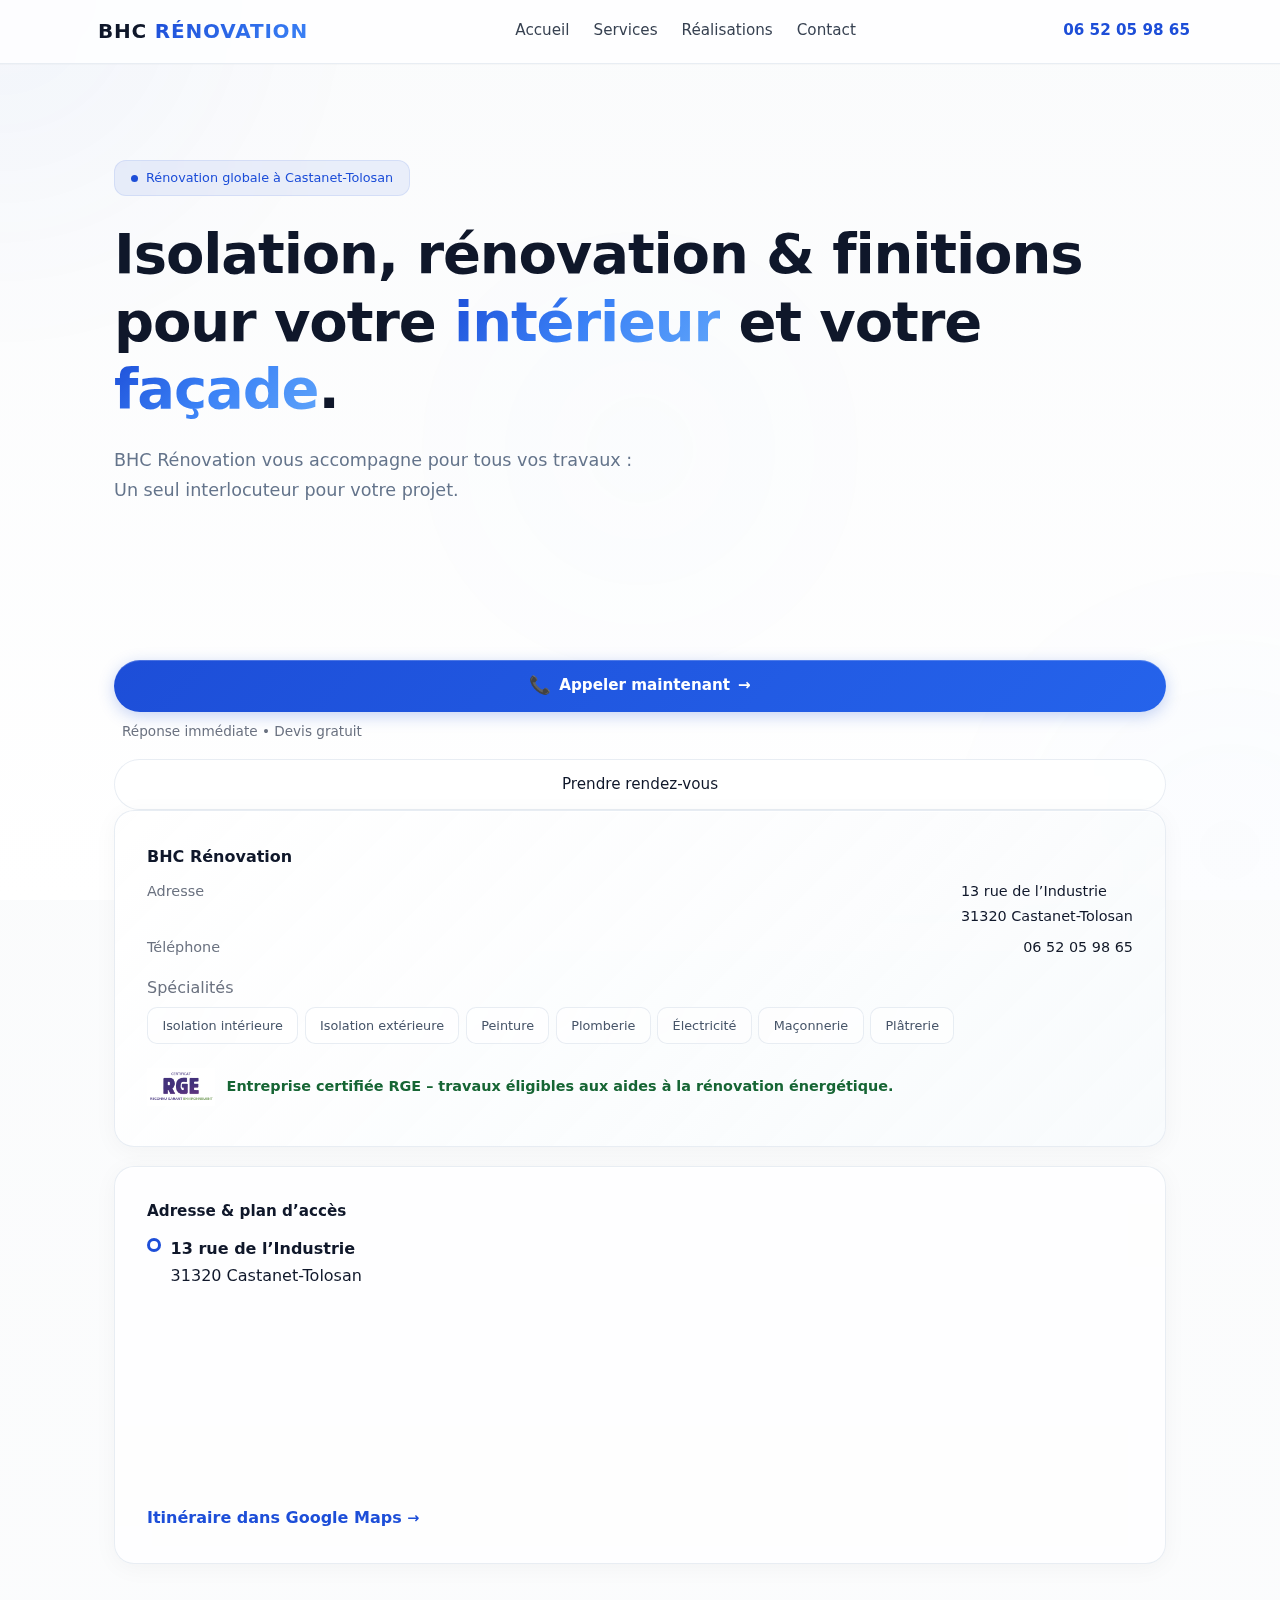
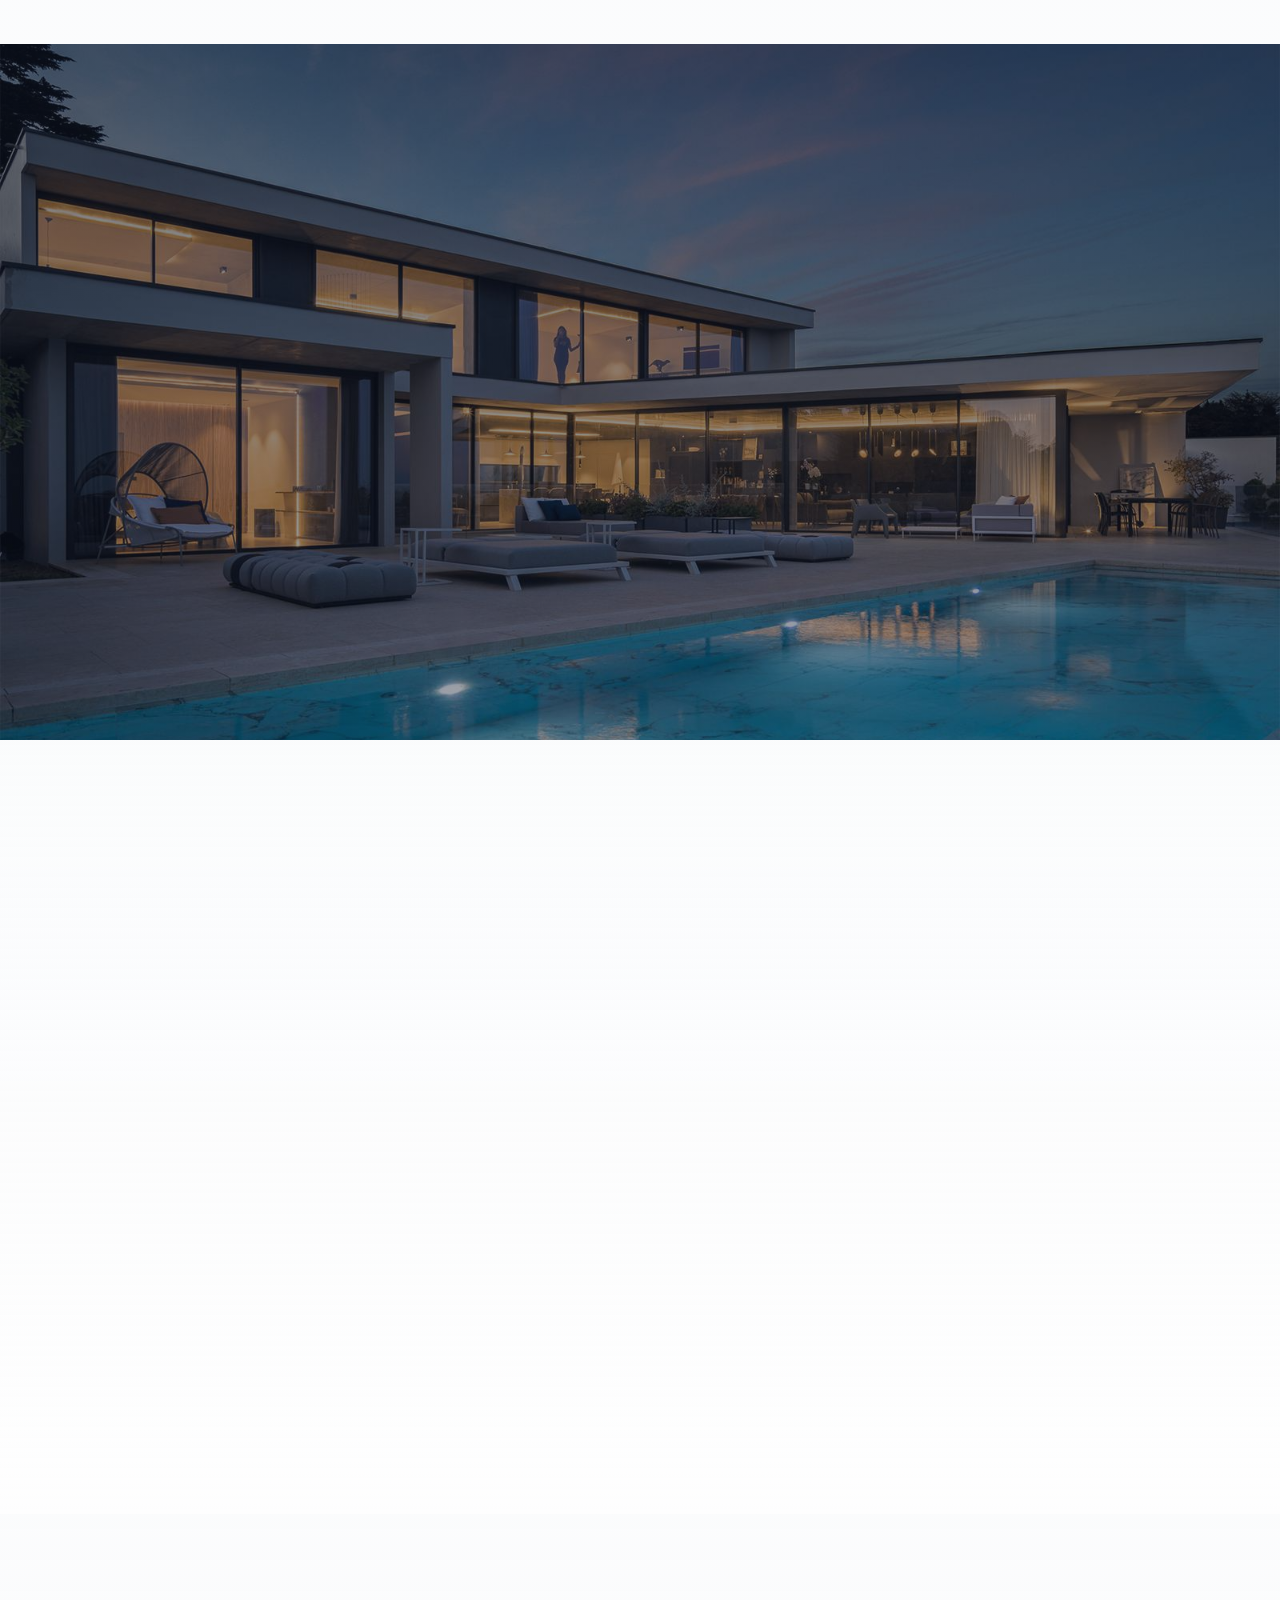
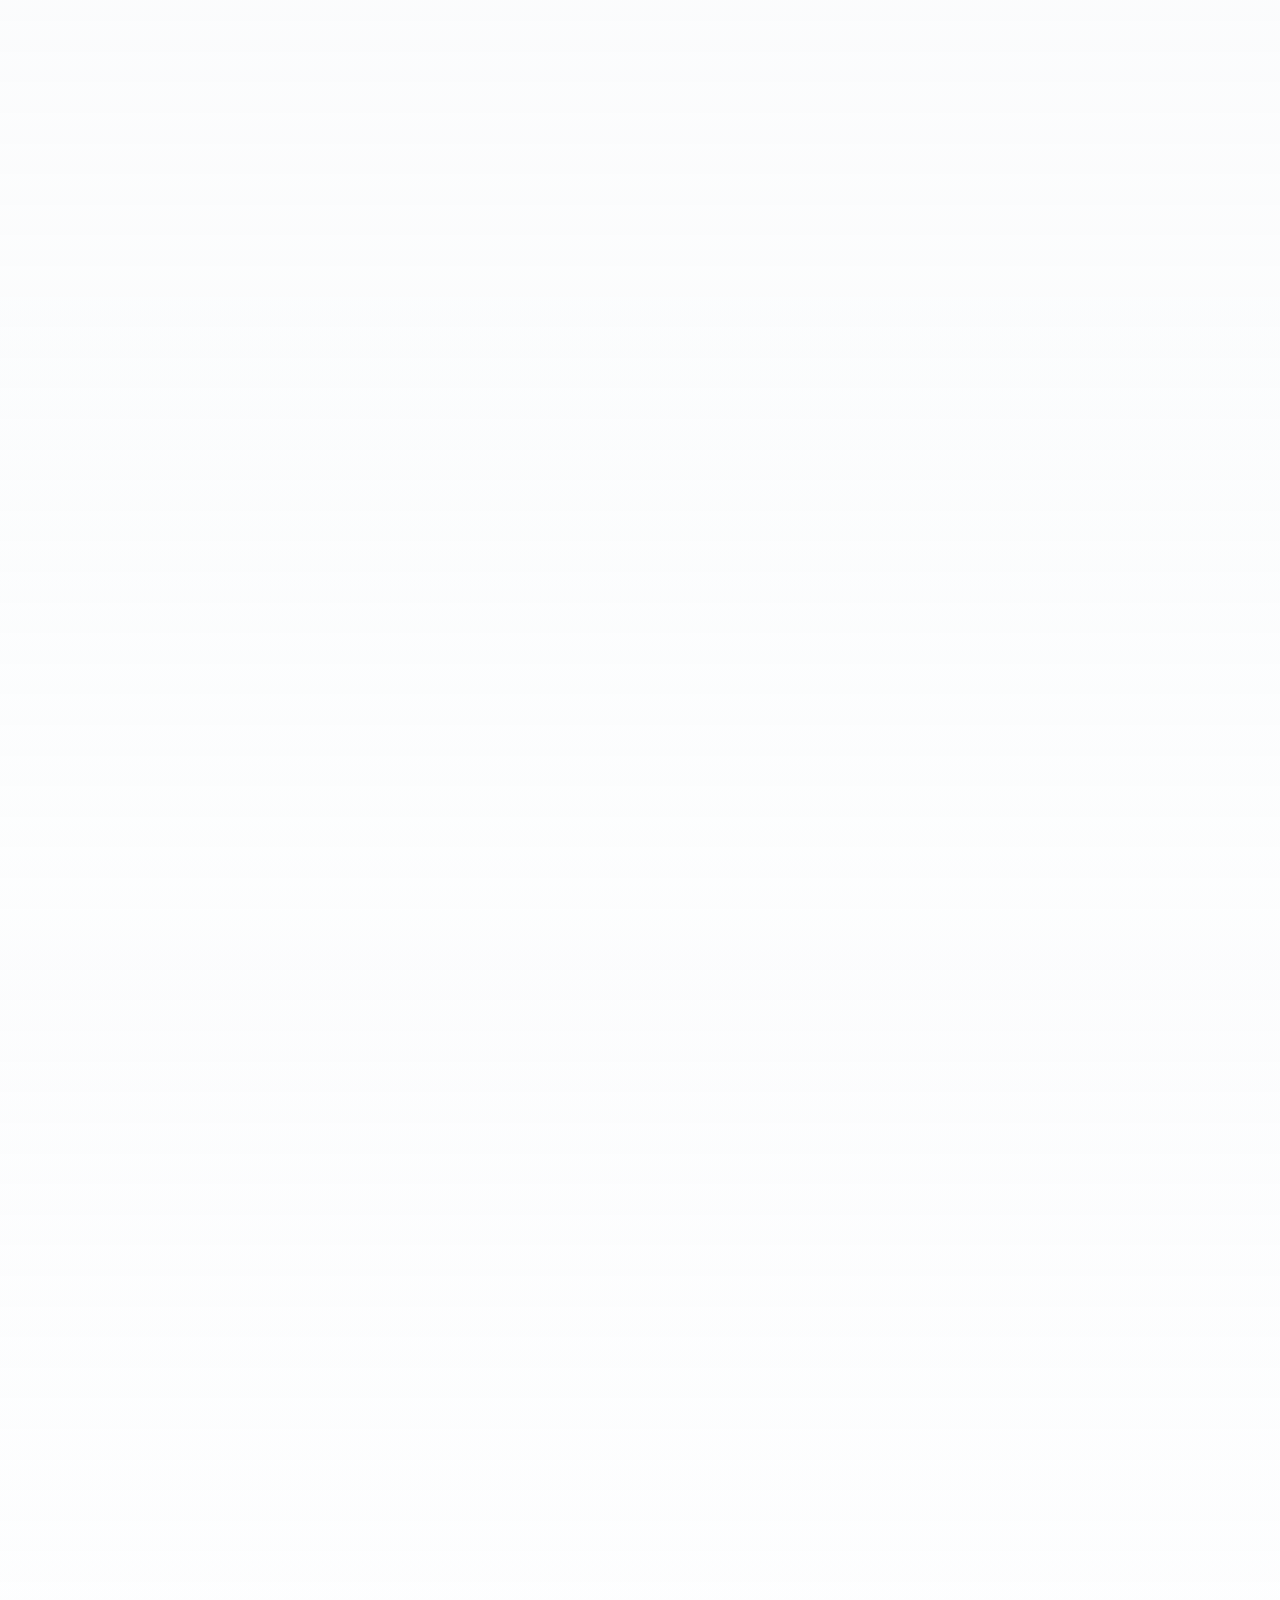
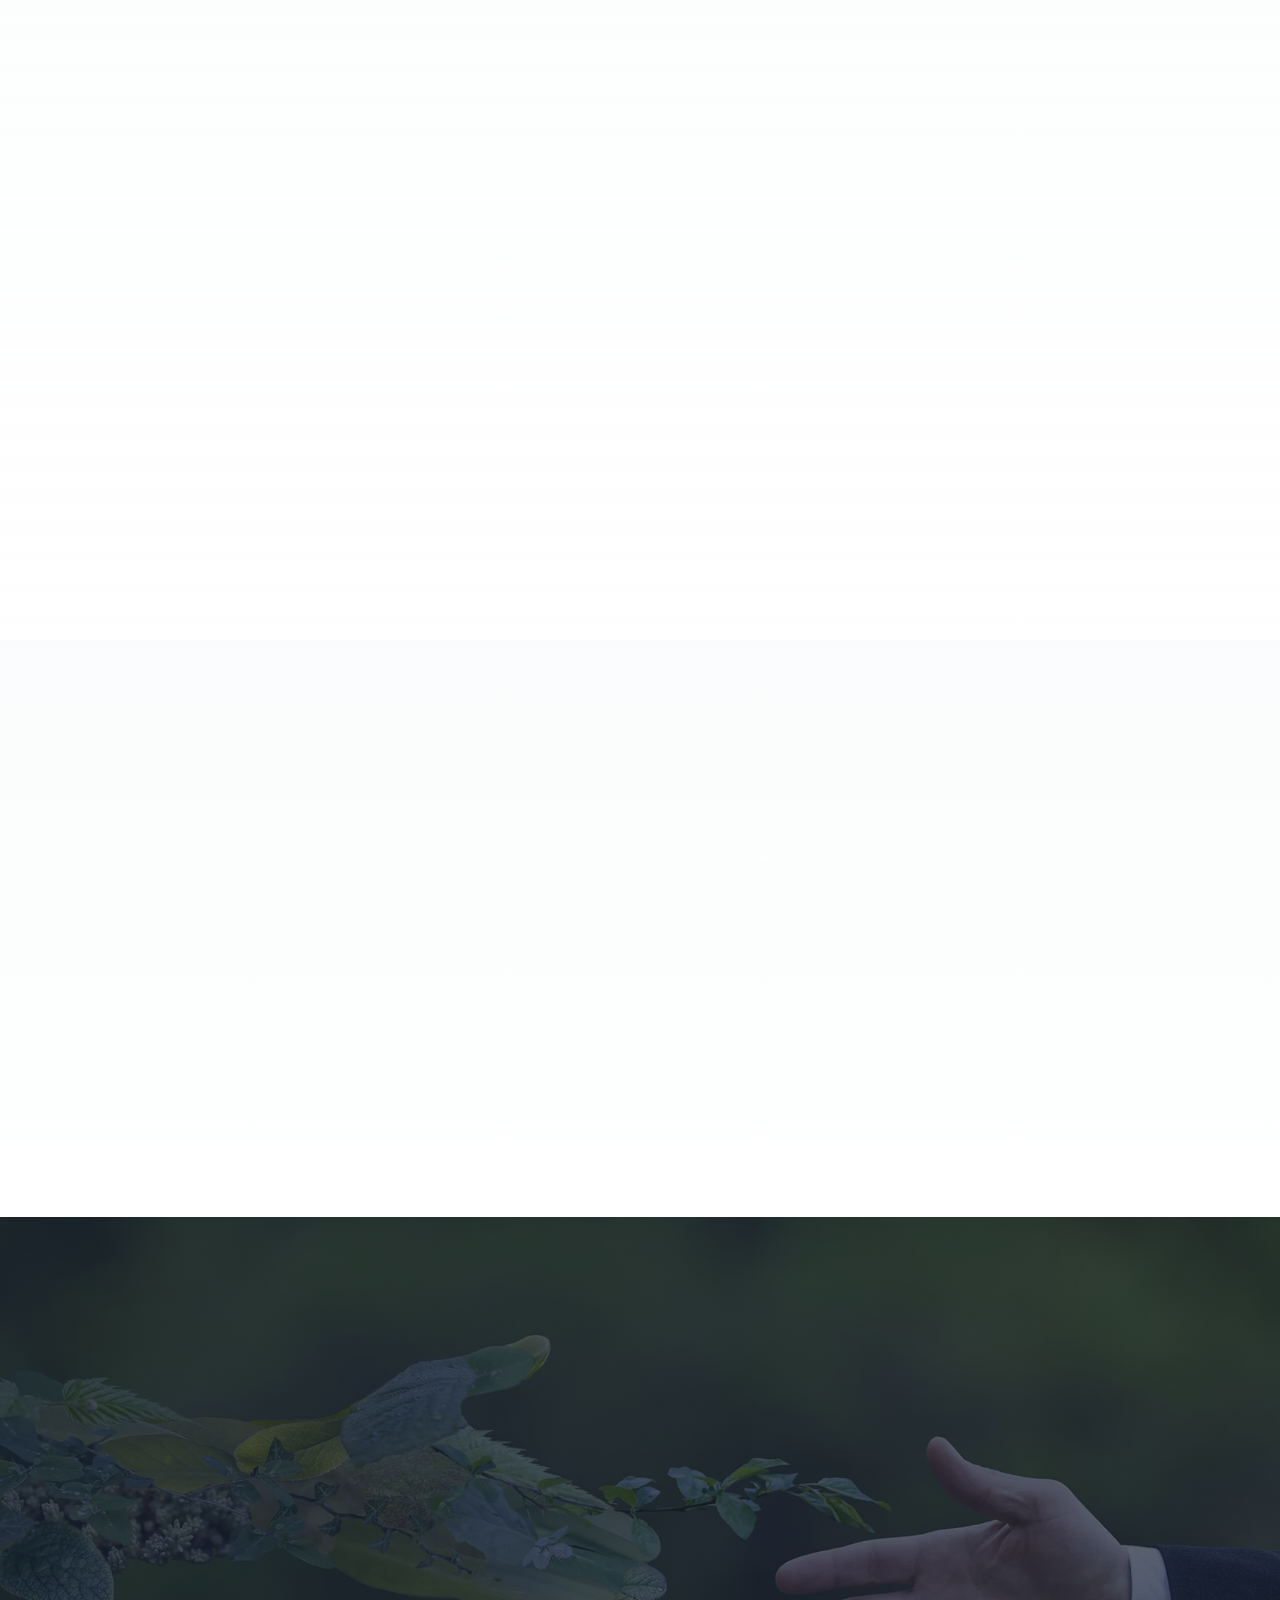
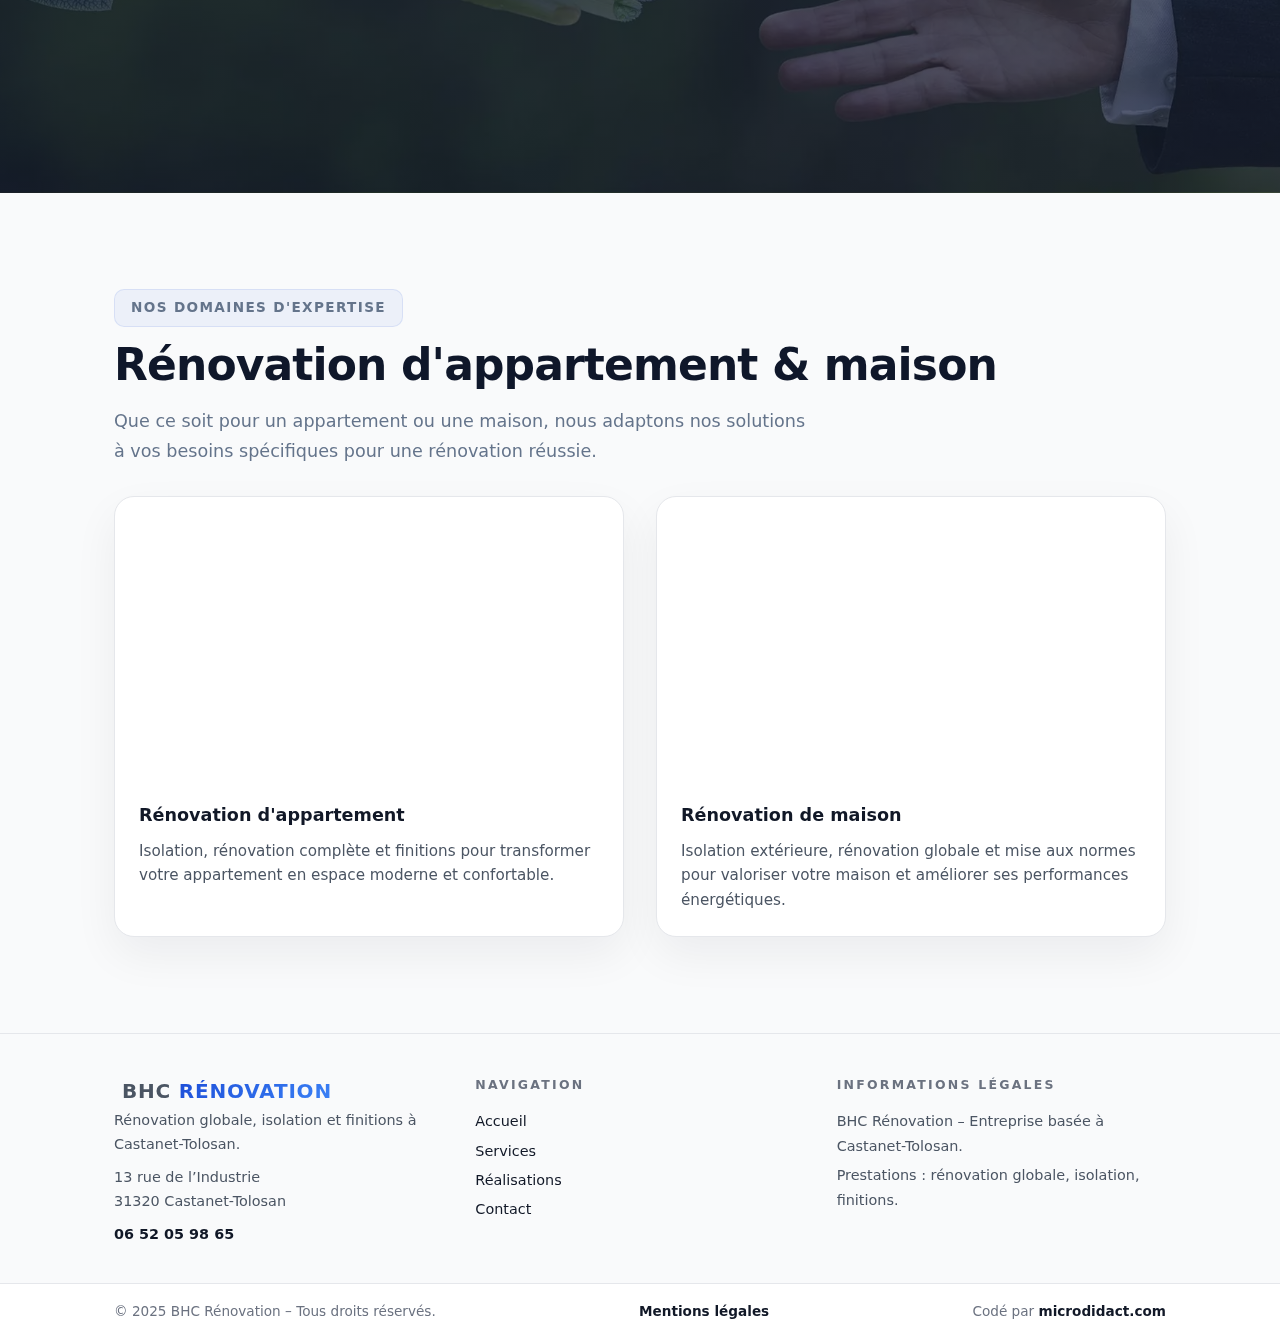
<file: index.html>
<!DOCTYPE html>
<html lang="fr">
<head>
  <meta charset="UTF-8">
  <title>BHC Rénovation – Rénovation globale à Castanet-Tolosan</title>
  <meta name="viewport" content="width=device-width, initial-scale=1">
  <meta name="description" content="Entreprise de rénovation globale à Castanet-Tolosan : isolation intérieure et extérieure, rénovation d’appartements et maisons, peinture, plomberie, électricité, maçonnerie et plâtrerie.">
  <link rel="icon" type="image/png" href="assets/batiment.png">
  <link rel="stylesheet" href="style.css">
</head>
<body>
<div class="page-loader">
  <div class="loader-content">
    <div class="loader-logo">BHC <span>Rénovation</span></div>
    <div class="loader-spinner"></div>
  </div>
</div>

<div class="animated-background">
  <div class="gradient-orb orb-1"></div>
  <div class="gradient-orb orb-2"></div>
  <div class="gradient-orb orb-3"></div>
</div>

<header>
  <div class="container navbar">
    <div class="logo">
      BHC <span>Rénovation</span>
    </div>
    <nav class="nav-links" id="primary-navigation">
      <a href="index.html">Accueil</a>
      <a href="services.html">Services</a>
      <a href="realisations.html">Réalisations</a>
      <a href="contact.html">Contact</a>
    </nav>
    <div class="nav-phone">
      <a href="tel:+33652059865" style="text-decoration:none;color:inherit;">06 52 05 98 65</a>
    </div>
    <button class="burger" type="button" aria-label="Ouvrir le menu mobile" aria-expanded="false" aria-controls="primary-navigation">
      <span></span><span></span><span></span>
    </button>
  </div>
</header>

<main>
  <section class="hero">
    <div class="container hero-grid">
      <div class="hero-content">
        <div class="badge badge-animated">
          <div class="badge-dot"></div>
          <span class="badge-text">Rénovation globale à Castanet-Tolosan</span>
        </div>
        <h1 class="hero-title-animated">
          Isolation, rénovation & finitions pour votre <span class="text-gradient">intérieur</span> et votre <span class="text-gradient">façade</span>.
        </h1>
        <p class="hero-subtitle">
          BHC Rénovation vous accompagne pour tous vos travaux : <br/>
          Un seul interlocuteur pour votre projet.
        </p>

        <ul class="hero-list">
          <li class="hero-list-item">
            <span class="check check-animated">✓</span>
            <span>Isolation intérieure & extérieure</span>
          </li>
          <li class="hero-list-item">
            <span class="check check-animated">✓</span>
            <span>Peinture, plomberie, électricité, maçonnerie, plâtrerie</span>
          </li>
          <li class="hero-list-item">
            <span class="check check-animated">✓</span>
            <span>Rénovation globale : appartement, maison, local pro</span>
          </li>
        </ul>

        <div class="hero-cta-wrapper">
          <div class="cta-primary">
            <a href="tel:+33652059865" class="btn btn-primary btn-pulse">
              <span class="btn-icon">📞</span>
              <span>Appeler maintenant</span>
              <span class="btn-arrow">→</span>
            </a>
            <p class="cta-hint">Réponse immédiate • Devis gratuit</p>
          </div>
          <a href="contact.html" class="btn btn-outline">
            Prendre rendez-vous
          </a>
        </div>
      </div>

      <aside class="hero-side">
        <div class="hero-card">
          <div class="hero-card-title">BHC Rénovation</div>
          <div class="hero-card-row">
            <span class="hero-card-label">Adresse</span>
            <span>13 rue de l’Industrie<br>31320 Castanet-Tolosan</span>
          </div>
          <div class="hero-card-row" style="margin-top:0.4rem;">
            <span class="hero-card-label">Téléphone</span>
            <span><a href="tel:+33652059865" style="text-decoration:none;color:#111827;">06 52 05 98 65</a></span>
          </div>
          <div style="margin-top:0.9rem;">
            <div class="hero-card-label">Spécialités</div>
            <div class="hero-chip-group">
              <span class="chip">Isolation intérieure</span>
              <span class="chip">Isolation extérieure</span>
              <span class="chip">Peinture</span>
              <span class="chip">Plomberie</span>
              <span class="chip">Électricité</span>
              <span class="chip">Maçonnerie</span>
              <span class="chip">Plâtrerie</span>
            </div>
          </div>
          <div class="rge-badge">
            <img src="assets/certification-rge.png" alt="Certification RGE – Reconnu Garant de l’Environnement" loading="lazy" class="rge-badge-img">
            <span class="rge-badge-text">Entreprise certifiée RGE – travaux éligibles aux aides à la rénovation énergétique.</span>
          </div>
        </div>
        <div class="hero-map-card">
          <p class="hero-map-title">Adresse & plan d’accès</p>
          <div class="hero-map-address">
            <span class="map-pin" aria-hidden="true"></span>
            <div>
              <strong>13 rue de l’Industrie</strong><br>
              31320 Castanet-Tolosan
            </div>
          </div>
          <iframe src="https://www.google.com/maps/embed?pb=!1m18!1m12!1m3!1d2904.101420059432!2d1.4990388762325076!3d43.52888217110574!2m3!1f0!2f0!3f0!3m2!1i1024!2i768!4f13.1!3m3!1m2!1s0x12aebb8700f4c7cb%3A0x8d1da8d5da760c1!2s13%20Rue%20de%20l%27Industrie%2C%2031320%20Castanet-Tolosan!5e0!3m2!1sfr!2sfr!4v1732060000000!5m2!1sfr!2sfr" loading="lazy" referrerpolicy="no-referrer-when-downgrade" allowfullscreen></iframe>
          <a class="hero-map-link" href="https://www.google.com/maps/dir/?api=1&destination=13+rue+de+l%27Industrie+31320+Castanet-Tolosan" target="_blank" rel="noopener noreferrer">
            Itinéraire dans Google Maps
          </a>
        </div>
      </aside>
    </div>
  </section>

  <section class="section section-features">
    <div class="container">
      <div class="section-header scroll-reveal">
        <p class="section-kicker">Pourquoi nous choisir</p>
        <h2 class="section-title">Un interlocuteur unique pour vos travaux</h2>
        <p class="section-subtitle">
          BHC Rénovation coordonne tous les corps de métier pour vous livrer un chantier fini :
          de l'isolation aux finitions, en passant par les réseaux (eau, électricité) et la maçonnerie.
        </p>
      </div>

      <div class="features-grid">
        <div class="feature-card scroll-reveal">
          <div class="feature-icon-wrapper">
            <div class="feature-icon">🏠</div>
            <div class="feature-glow"></div>
          </div>
          <h3 class="feature-title">Expertise complète</h3>
          <p class="feature-desc">Tous les corps de métier en un seul interlocuteur</p>
        </div>
        <div class="feature-card scroll-reveal">
          <div class="feature-icon-wrapper">
            <div class="feature-icon">⚡</div>
            <div class="feature-glow"></div>
          </div>
          <h3 class="feature-title">Réactivité</h3>
          <p class="feature-desc">Devis rapide et intervention dans les meilleurs délais</p>
        </div>
        <div class="feature-card scroll-reveal">
          <div class="feature-icon-wrapper">
            <div class="feature-icon">✨</div>
            <div class="feature-glow"></div>
          </div>
          <h3 class="feature-title">Qualité garantie</h3>
          <p class="feature-desc">Finitions soignées et respect des normes en vigueur</p>
        </div>
      </div>
    </div>
  </section>

  <section class="section section-services-preview">
    <div class="container">
      <div class="section-header scroll-reveal">
        <p class="section-kicker">Nos services</p>
        <h2 class="section-title">Solutions complètes de rénovation</h2>
        <p class="section-subtitle">
          Des prestations sur mesure pour transformer votre habitat en espace moderne et performant.
        </p>
      </div>

      <div class="services-grid">
        <div class="service-card service-card-enhanced scroll-reveal">
          <div class="service-icon-wrapper">
            <div class="service-icon">🔧</div>
            <div class="service-icon-bg"></div>
          </div>
          <p class="service-label">Isolation</p>
          <h3 class="service-title">Isolation intérieure</h3>
          <ul class="service-sublist">
            <li>Cloisons isolées</li>
            <li>Doublages de murs</li>
            <li>Correction acoustique</li>
            <li>Isolation thermique</li>
          </ul>
          <a href="services.html#isolation-interieure" class="service-link">En savoir plus →</a>
        </div>
        <div class="service-card service-card-enhanced scroll-reveal">
          <div class="service-icon-wrapper">
            <div class="service-icon">🏗️</div>
            <div class="service-icon-bg"></div>
          </div>
          <p class="service-label">Isolation</p>
          <h3 class="service-title">Isolation extérieure</h3>
          <ul class="service-sublist">
            <li>Isolation thermique par l'extérieur</li>
            <li>Préparation des façades</li>
            <li>Amélioration énergétique</li>
            <li>Ravalement</li>
          </ul>
          <a href="services.html#isolation-exterieure" class="service-link">En savoir plus →</a>
        </div>
        <div class="service-card service-card-enhanced scroll-reveal">
          <div class="service-icon-wrapper">
            <div class="service-icon">🎨</div>
            <div class="service-icon-bg"></div>
          </div>
          <p class="service-label">Rénovation globale</p>
          <h3 class="service-title">Finitions complètes</h3>
          <ul class="service-sublist">
            <li>Peinture intérieure/extérieure</li>
            <li>Plomberie & électricité</li>
            <li>Maçonnerie & plâtrerie</li>
            <li>Rénovation clé en main</li>
          </ul>
          <a href="services.html#renovation-globale" class="service-link">En savoir plus →</a>
        </div>
      </div>
    </div>
  </section>

  <section class="section section-before-after">
    <div class="container">
      <div class="section-header scroll-reveal">
        <p class="section-kicker">Transformation</p>
        <h2 class="section-title">Avant & Après</h2>
        <p class="section-subtitle">
          Découvrez la transformation de nos réalisations : de l'état initial à la rénovation complète.
        </p>
      </div>

      <div class="before-after-slider scroll-reveal">
        <div class="before-after-slider-inner">
          <img src="assets/avant.jpeg" alt="Avant rénovation - BHC Rénovation" class="before-after-slider-image before-image" loading="lazy">
          <div class="before-after-slider-after">
            <img src="assets/après.jpeg" alt="Après rénovation - BHC Rénovation" class="before-after-slider-image after-image" loading="lazy">
          </div>
          <div class="before-after-handle" aria-hidden="true">
            <span class="before-after-handle-line"></span>
            <span class="before-after-handle-knob">⇆</span>
          </div>
          <input type="range" min="0" max="100" value="50" class="before-after-range" aria-label="Comparer avant et après">
        </div>
        <div class="before-after-slider-labels">
          <span>Avant</span>
          <span>Après</span>
        </div>
      </div>

      <div class="before-after-grid scroll-reveal">
        <div class="before-after-card">
          <div class="before-after-label">Avant</div>
          <div class="before-after-image">
            <img src="assets/avant2.jpeg" alt="État avant rénovation - BHC Rénovation" loading="lazy">
          </div>
        </div>
        <div class="before-after-card">
          <div class="before-after-label">Après</div>
          <div class="before-after-image">
            <img src="assets/apres2.jpeg" alt="État après rénovation - BHC Rénovation" loading="lazy">
          </div>
        </div>
        <div class="before-after-card">
          <div class="before-after-label">Avant</div>
          <div class="before-after-image">
            <img src="assets/avant.jpeg" alt="État avant rénovation - BHC Rénovation" loading="lazy">
          </div>
        </div>
        <div class="before-after-card">
          <div class="before-after-label">Après</div>
          <div class="before-after-image">
            <img src="assets/après.jpeg" alt="État après rénovation - BHC Rénovation" loading="lazy">
          </div>
        </div>
      </div>
    </div>
  </section>

  <section class="section section-services-preview">
    <div class="container">
      <div class="cta-section scroll-reveal">
        <div class="cta-box">
          <div class="cta-particles">
            <span></span><span></span><span></span><span></span><span></span>
          </div>
          <h3 class="cta-title">Prêt à transformer votre habitat ?</h3>
          <p class="cta-text">Obtenez un devis gratuit et personnalisé en moins de 24h</p>
          <div class="cta-buttons">
            <a href="tel:+33652059865" class="btn btn-primary btn-large">
              <span>📞 Appeler maintenant</span>
            </a>
            <a href="contact.html" class="btn btn-outline btn-large">
              <span>Prendre rendez-vous</span>
            </a>
          </div>
        </div>
      </div>
    </div>
  </section>

  <section class="section section-rge-highlight">
    <div class="container">
      <div class="rge-highlight scroll-reveal">
        <img src="assets/certification-rge.png" alt="Certification RGE – Reconnu Garant de l’Environnement" loading="lazy" class="rge-highlight-img">
        <div class="rge-highlight-text">
          <div class="rge-highlight-icon" aria-hidden="true">🏅</div>
          <p>
            BHC Rénovation est <strong>certifiée RGE (Reconnu Garant de l’Environnement)</strong>, ce qui vous permet de bénéficier,
            sous conditions, des aides et dispositifs de financement pour vos travaux de rénovation énergétique.
          </p>
        </div>
      </div>
    </div>
  </section>

  <section class="section section-visual">
    <div class="container">
      <div class="section-header">
        <p class="section-kicker">Nos domaines d'expertise</p>
        <h2 class="section-title">Rénovation d'appartement & maison</h2>
        <p class="section-subtitle">
          Que ce soit pour un appartement ou une maison, nous adaptons nos solutions
          à vos besoins spécifiques pour une rénovation réussie.
        </p>
      </div>

      <div class="visual-grid">
        <div class="visual-card">
          <img src="assets/regles-renovation-appartement.jpg" alt="Rénovation d'appartement - Isolation et finitions" loading="lazy">
          <div class="visual-card-content">
            <h3>Rénovation d'appartement</h3>
            <p>Isolation, rénovation complète et finitions pour transformer votre appartement en espace moderne et confortable.</p>
          </div>
        </div>
        <div class="visual-card">
          <img src="assets/Renovation-maison-ancienne.jpg" alt="Rénovation de maison ancienne - Isolation extérieure et rénovation globale" loading="lazy">
          <div class="visual-card-content">
            <h3>Rénovation de maison</h3>
            <p>Isolation extérieure, rénovation globale et mise aux normes pour valoriser votre maison et améliorer ses performances énergétiques.</p>
          </div>
        </div>
      </div>
    </div>
  </section>
</main>

<footer class="site-footer">
  <div class="container footer-grid">
    <div class="footer-brand">
      <div class="logo">
        BHC <span>Rénovation</span>
      </div>
      <p>Rénovation globale, isolation et finitions à Castanet-Tolosan.</p>
      <p>13 rue de l’Industrie<br>31320 Castanet-Tolosan</p>
      <a class="footer-contact" href="tel:+33652059865">06 52 05 98 65</a>
    </div>
    <div class="footer-links">
      <p class="footer-title">Navigation</p>
      <a href="index.html">Accueil</a>
      <a href="services.html">Services</a>
      <a href="realisations.html">Réalisations</a>
      <a href="contact.html">Contact</a>
    </div>
    <div class="footer-legal">
      <p class="footer-title">Informations légales</p>
      <p>BHC Rénovation – Entreprise basée à Castanet-Tolosan.</p>
      <p>Prestations : rénovation globale, isolation, finitions.</p>
    </div>
  </div>
  <div class="footer-bottom">
    <div class="container footer-bottom-inner">
      <span>© 2025 BHC Rénovation – Tous droits réservés.</span>
      <a href="mentions-legales.html">Mentions légales</a>
      <span class="footer-credit">Codé par <a href="https://microdidact.com" target="_blank" rel="noopener noreferrer">microdidact.com</a></span>
    </div>
  </div>
</footer>
<script src="main.js"></script>
</body>
</html>
</file>
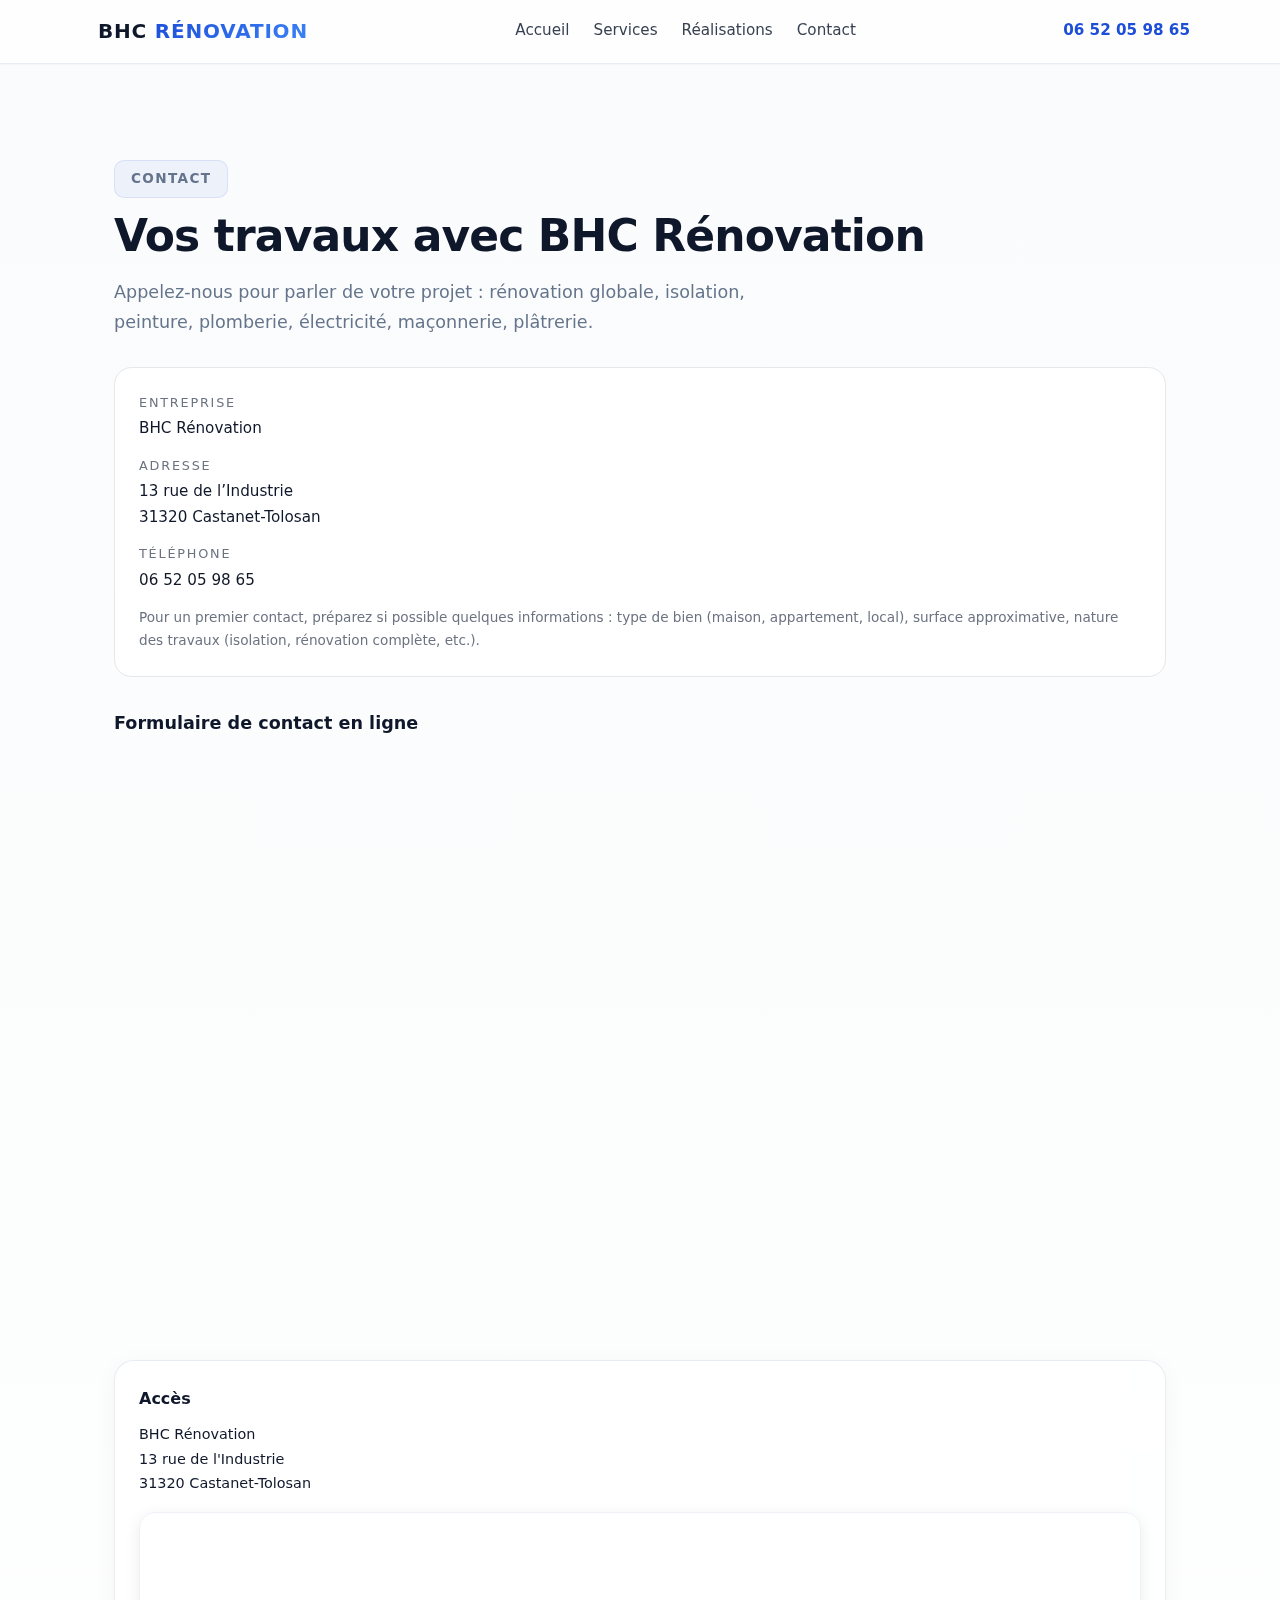
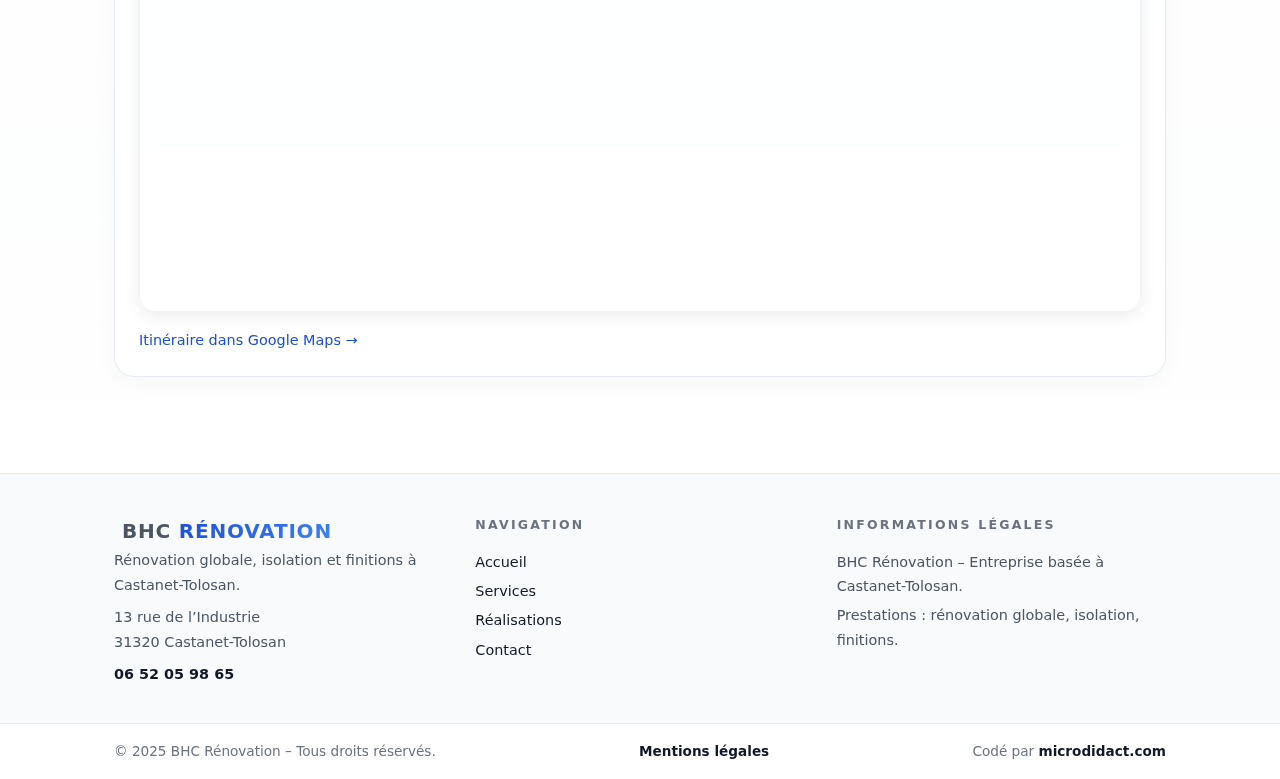
<file: contact.html>
<!DOCTYPE html>
<html lang="fr">
<head>
  <meta charset="UTF-8">
  <title>Contact – BHC Rénovation</title>
  <meta name="viewport" content="width=device-width, initial-scale=1">
  <meta name="description" content="Formulaire et coordonnées pour contacter BHC Rénovation à Castanet-Tolosan pour vos travaux d’isolation, rénovation globale et finitions.">
  <link rel="icon" type="image/png" href="assets/batiment.png">
  <link rel="stylesheet" href="style.css">
</head>
<body>
<header>
  <div class="container navbar">
    <div class="logo">
      BHC <span>Rénovation</span>
    </div>
    <nav class="nav-links" id="primary-navigation">
      <a href="index.html">Accueil</a>
      <a href="services.html">Services</a>
      <a href="realisations.html">Réalisations</a>
      <a href="contact.html">Contact</a>
    </nav>
    <div class="nav-phone">
      <a href="tel:+33652059865" style="text-decoration:none;color:inherit;">06 52 05 98 65</a>
    </div>
    <button class="burger" type="button" aria-label="Ouvrir le menu mobile" aria-expanded="false" aria-controls="primary-navigation">
      <span></span><span></span><span></span>
    </button>
  </div>
</header>

<main>
  <section class="section">
    <div class="container contact-wrapper">
      <div>
        <div class="section-header">
          <p class="section-kicker">Contact</p>
          <h1 class="section-title">Vos travaux avec BHC Rénovation</h1>
          <p class="section-subtitle">
            Appelez-nous pour parler de votre projet : rénovation globale, isolation,
            peinture, plomberie, électricité, maçonnerie, plâtrerie.
          </p>
        </div>

        <div class="contact-box">
          <div class="contact-line">
            <span class="contact-label">Entreprise</span>
            <span class="contact-value">BHC Rénovation</span>
          </div>

          <div class="contact-line">
            <span class="contact-label">Adresse</span>
            <span class="contact-value">
              13 rue de l’Industrie<br>
              31320 Castanet-Tolosan
            </span>
          </div>

          <div class="contact-line">
            <span class="contact-label">Téléphone</span>
            <span class="contact-value">
              <a href="tel:+33652059865" style="text-decoration:none;color:#111827;">06 52 05 98 65</a>
            </span>
          </div>

          <p class="contact-hint">
            Pour un premier contact, préparez si possible quelques informations :
            type de bien (maison, appartement, local), surface approximative, nature
            des travaux (isolation, rénovation complète, etc.).
          </p>
        </div>

        <div class="contact-form-embed" style="margin-top:2rem;">
          <h2 style="font-size:1.1rem;margin-bottom:0.8rem;">Formulaire de contact en ligne</h2>
          <iframe
            src="https://tally.so/r/vGMBPl?transparentBackground=1"
            width="100%"
            height="600"
            frameborder="0"
            marginheight="0"
            marginwidth="0">
          </iframe>
        </div>
      </div>

      <aside class="contact-map">
        <h2 style="font-size:1rem;margin-bottom:0.6rem;">Accès</h2>
        <p style="margin-bottom:1rem;">
          BHC Rénovation<br>
          13 rue de l'Industrie<br>
          31320 Castanet-Tolosan
        </p>
        <div class="contact-map-container">
          <iframe 
            src="https://www.google.com/maps/embed?pb=!1m18!1m12!1m3!1d2904.101420059432!2d1.4990388762325076!3d43.52888217110574!2m3!1f0!2f0!3f0!3m2!1i1024!2i768!4f13.1!3m3!1m2!1s0x12aebb8700f4c7cb%3A0x8d1da8d5da760c1!2s13%20Rue%20de%20l%27Industrie%2C%2031320%20Castanet-Tolosan!5e0!3m2!1sfr!2sfr!4v1732060000000!5m2!1sfr!2sfr" 
            loading="lazy" 
            referrerpolicy="no-referrer-when-downgrade" 
            allowfullscreen>
          </iframe>
        </div>
        <p style="margin-top:1rem;font-size:0.9rem;">
          <a class="contact-map-link" href="https://www.google.com/maps/dir/?api=1&destination=13+rue+de+l%27Industrie+31320+Castanet-Tolosan" target="_blank" rel="noopener noreferrer">
            Itinéraire dans Google Maps →
          </a>
        </p>
      </aside>
    </div>
  </section>
</main>

<footer class="site-footer">
  <div class="container footer-grid">
    <div class="footer-brand">
      <div class="logo">
        BHC <span>Rénovation</span>
      </div>
      <p>Rénovation globale, isolation et finitions à Castanet-Tolosan.</p>
      <p>13 rue de l’Industrie<br>31320 Castanet-Tolosan</p>
      <a class="footer-contact" href="tel:+33652059865">06 52 05 98 65</a>
    </div>
    <div class="footer-links">
      <p class="footer-title">Navigation</p>
      <a href="index.html">Accueil</a>
      <a href="services.html">Services</a>
      <a href="realisations.html">Réalisations</a>
      <a href="contact.html">Contact</a>
    </div>
    <div class="footer-legal">
      <p class="footer-title">Informations légales</p>
      <p>BHC Rénovation – Entreprise basée à Castanet-Tolosan.</p>
      <p>Prestations : rénovation globale, isolation, finitions.</p>
    </div>
  </div>
  <div class="footer-bottom">
    <div class="container footer-bottom-inner">
      <span>© 2025 BHC Rénovation – Tous droits réservés.</span>
      <a href="mentions-legales.html">Mentions légales</a>
      <span class="footer-credit">Codé par <a href="https://microdidact.com" target="_blank" rel="noopener noreferrer">microdidact.com</a></span>
    </div>
  </div>
</footer>
<script src="main.js"></script>
</body>
</html>
</file>
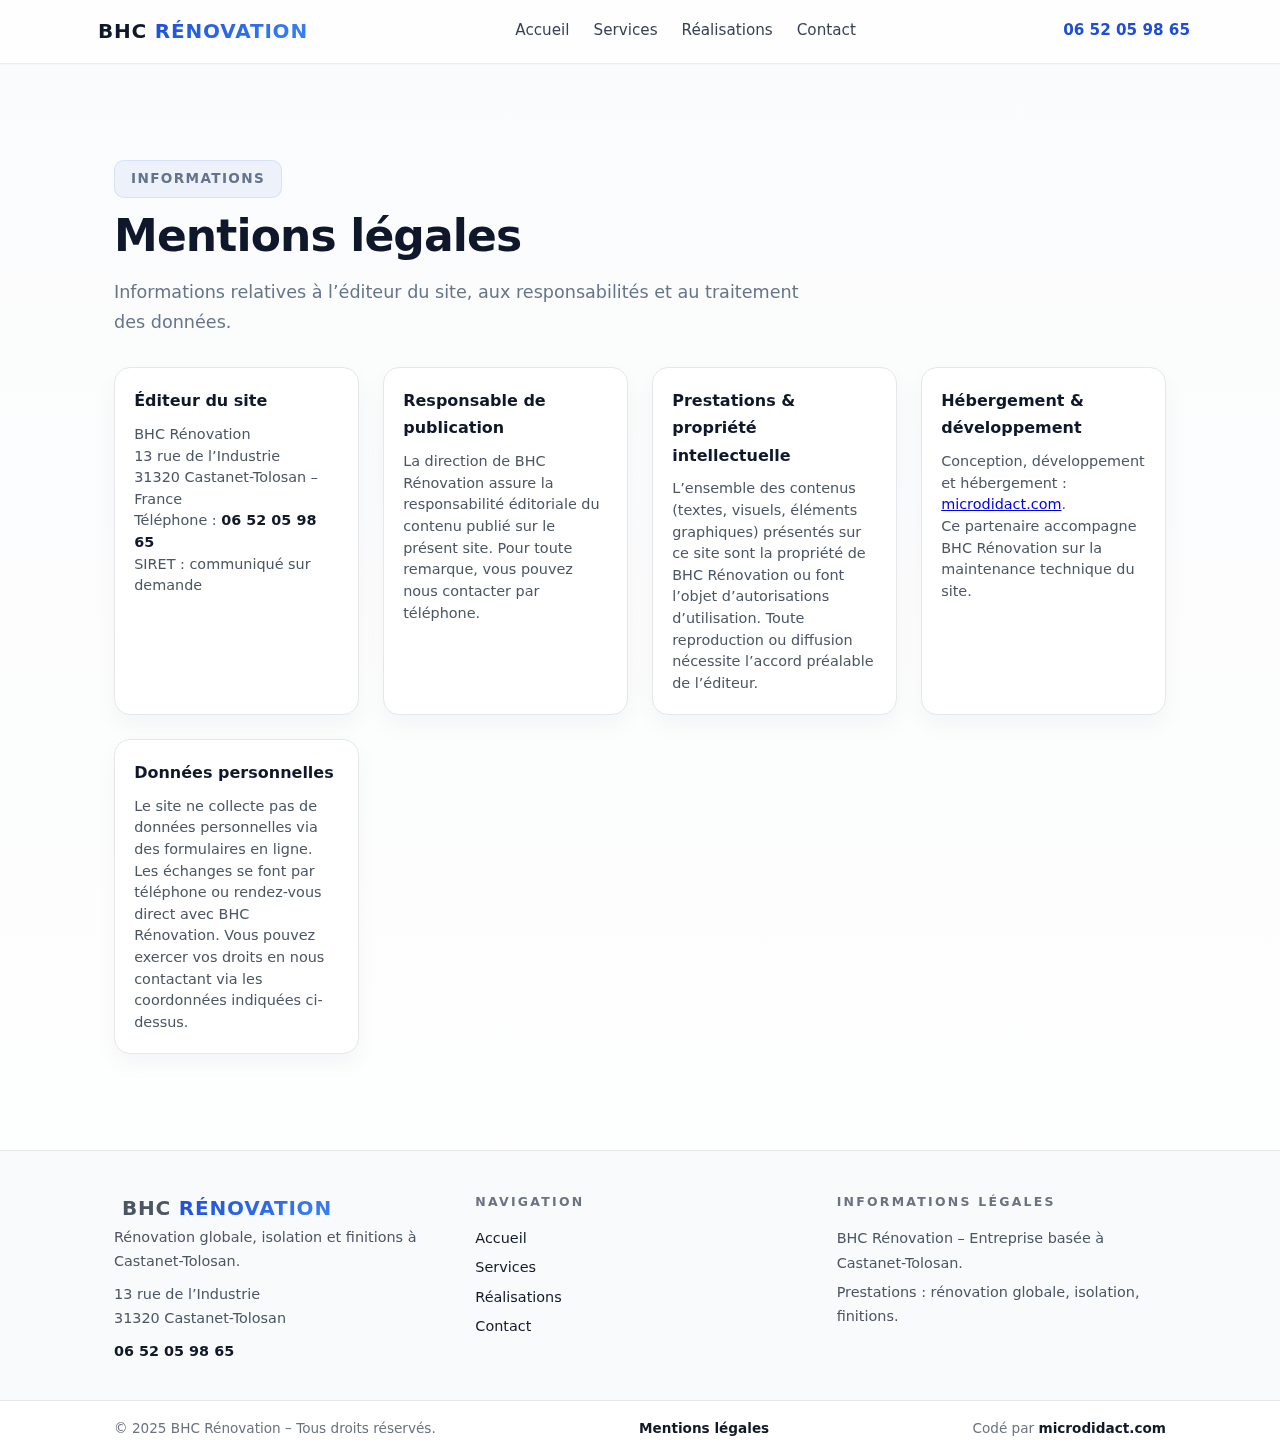
<file: mentions-legales.html>
<!DOCTYPE html>
<html lang="fr">
<head>
  <meta charset="UTF-8">
  <title>Mentions légales – BHC Rénovation</title>
  <meta name="viewport" content="width=device-width, initial-scale=1">
  <meta name="description" content="Mentions légales et informations réglementaires de BHC Rénovation.">
  <link rel="stylesheet" href="style.css">
</head>
<body>
<header>
  <div class="container navbar">
    <div class="logo">
      BHC <span>Rénovation</span>
    </div>
    <nav class="nav-links" id="primary-navigation">
      <a href="index.html">Accueil</a>
      <a href="services.html">Services</a>
      <a href="realisations.html">Réalisations</a>
      <a href="contact.html">Contact</a>
    </nav>
    <div class="nav-phone">
      <a href="tel:+33652059865" style="text-decoration:none;color:inherit;">06 52 05 98 65</a>
    </div>
    <button class="burger" type="button" aria-label="Ouvrir le menu mobile" aria-expanded="false" aria-controls="primary-navigation">
      <span></span><span></span><span></span>
    </button>
  </div>
</header>

<main>
  <section class="section">
    <div class="container">
      <div class="section-header">
        <p class="section-kicker">Informations</p>
        <h1 class="section-title">Mentions légales</h1>
        <p class="section-subtitle">
          Informations relatives à l’éditeur du site, aux responsabilités et au traitement des données.
        </p>
      </div>

      <div class="legal-grid">
        <article class="legal-card">
          <h2>Éditeur du site</h2>
          <p>
            BHC Rénovation<br>
            13 rue de l’Industrie<br>
            31320 Castanet-Tolosan – France<br>
            Téléphone : <a href="tel:+33652059865" class="footer-contact">06 52 05 98 65</a><br>
            SIRET : communiqué sur demande
          </p>
        </article>

        <article class="legal-card">
          <h2>Responsable de publication</h2>
          <p>
            La direction de BHC Rénovation assure la responsabilité éditoriale du contenu publié
            sur le présent site. Pour toute remarque, vous pouvez nous contacter par téléphone.
          </p>
        </article>

        <article class="legal-card">
          <h2>Prestations & propriété intellectuelle</h2>
          <p>
            L’ensemble des contenus (textes, visuels, éléments graphiques) présentés sur ce site
            sont la propriété de BHC Rénovation ou font l’objet d’autorisations d’utilisation.
            Toute reproduction ou diffusion nécessite l’accord préalable de l’éditeur.
          </p>
        </article>

        <article class="legal-card">
          <h2>Hébergement & développement</h2>
          <p>
            Conception, développement et hébergement : <a href="https://microdidact.com" target="_blank" rel="noopener noreferrer">microdidact.com</a>.<br>
            Ce partenaire accompagne BHC Rénovation sur la maintenance technique du site.
          </p>
        </article>

        <article class="legal-card">
          <h2>Données personnelles</h2>
          <p>
            Le site ne collecte pas de données personnelles via des formulaires en ligne. Les échanges se font
            par téléphone ou rendez-vous direct avec BHC Rénovation. Vous pouvez exercer vos droits en nous
            contactant via les coordonnées indiquées ci-dessus.
          </p>
        </article>
      </div>
    </div>
  </section>
</main>

<footer class="site-footer">
  <div class="container footer-grid">
    <div class="footer-brand">
      <div class="logo">
        BHC <span>Rénovation</span>
      </div>
      <p>Rénovation globale, isolation et finitions à Castanet-Tolosan.</p>
      <p>13 rue de l’Industrie<br>31320 Castanet-Tolosan</p>
      <a class="footer-contact" href="tel:+33652059865">06 52 05 98 65</a>
    </div>
    <div class="footer-links">
      <p class="footer-title">Navigation</p>
      <a href="index.html">Accueil</a>
      <a href="services.html">Services</a>
      <a href="realisations.html">Réalisations</a>
      <a href="contact.html">Contact</a>
    </div>
    <div class="footer-legal">
      <p class="footer-title">Informations légales</p>
      <p>BHC Rénovation – Entreprise basée à Castanet-Tolosan.</p>
      <p>Prestations : rénovation globale, isolation, finitions.</p>
    </div>
  </div>
  <div class="footer-bottom">
    <div class="container footer-bottom-inner">
      <span>© 2025 BHC Rénovation – Tous droits réservés.</span>
      <a href="mentions-legales.html">Mentions légales</a>
      <span class="footer-credit">Codé par <a href="https://microdidact.com" target="_blank" rel="noopener noreferrer">microdidact.com</a></span>
    </div>
  </div>
</footer>
<script src="main.js"></script>
</body>
</html>
</file>
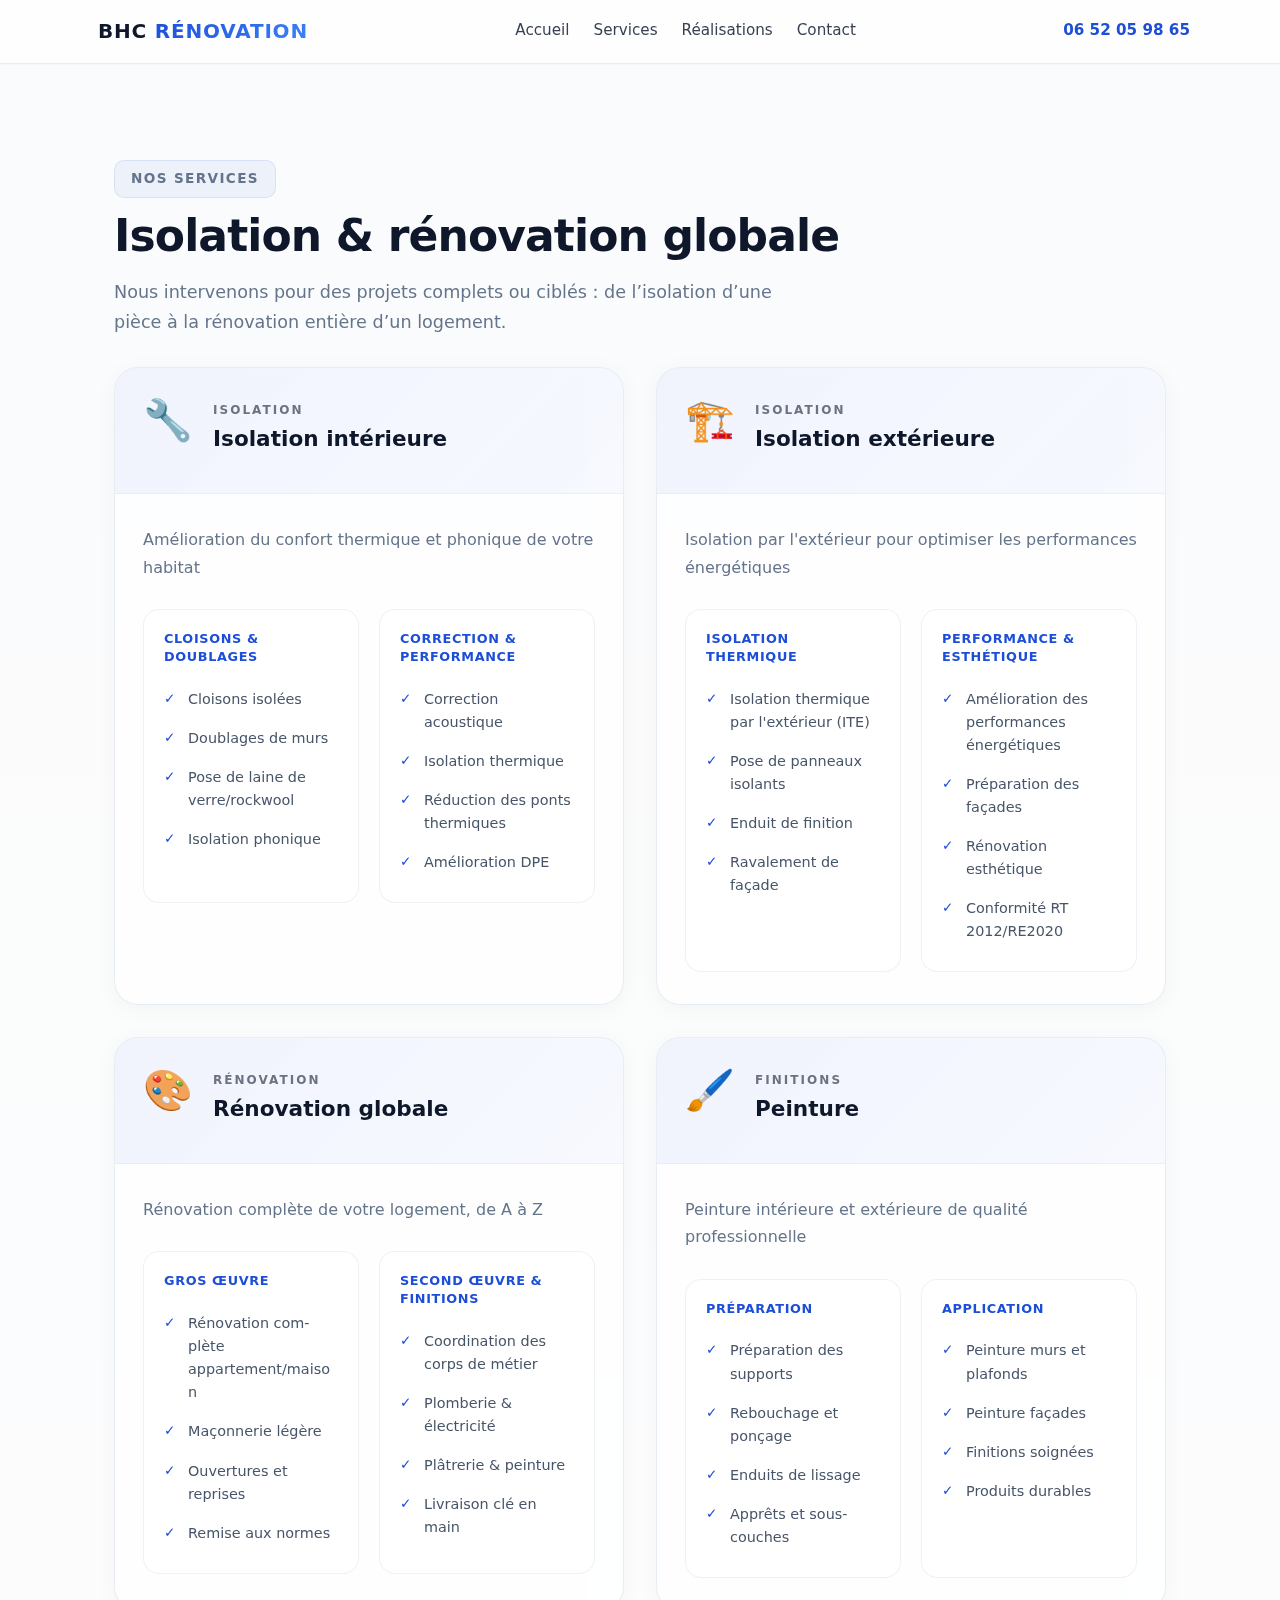
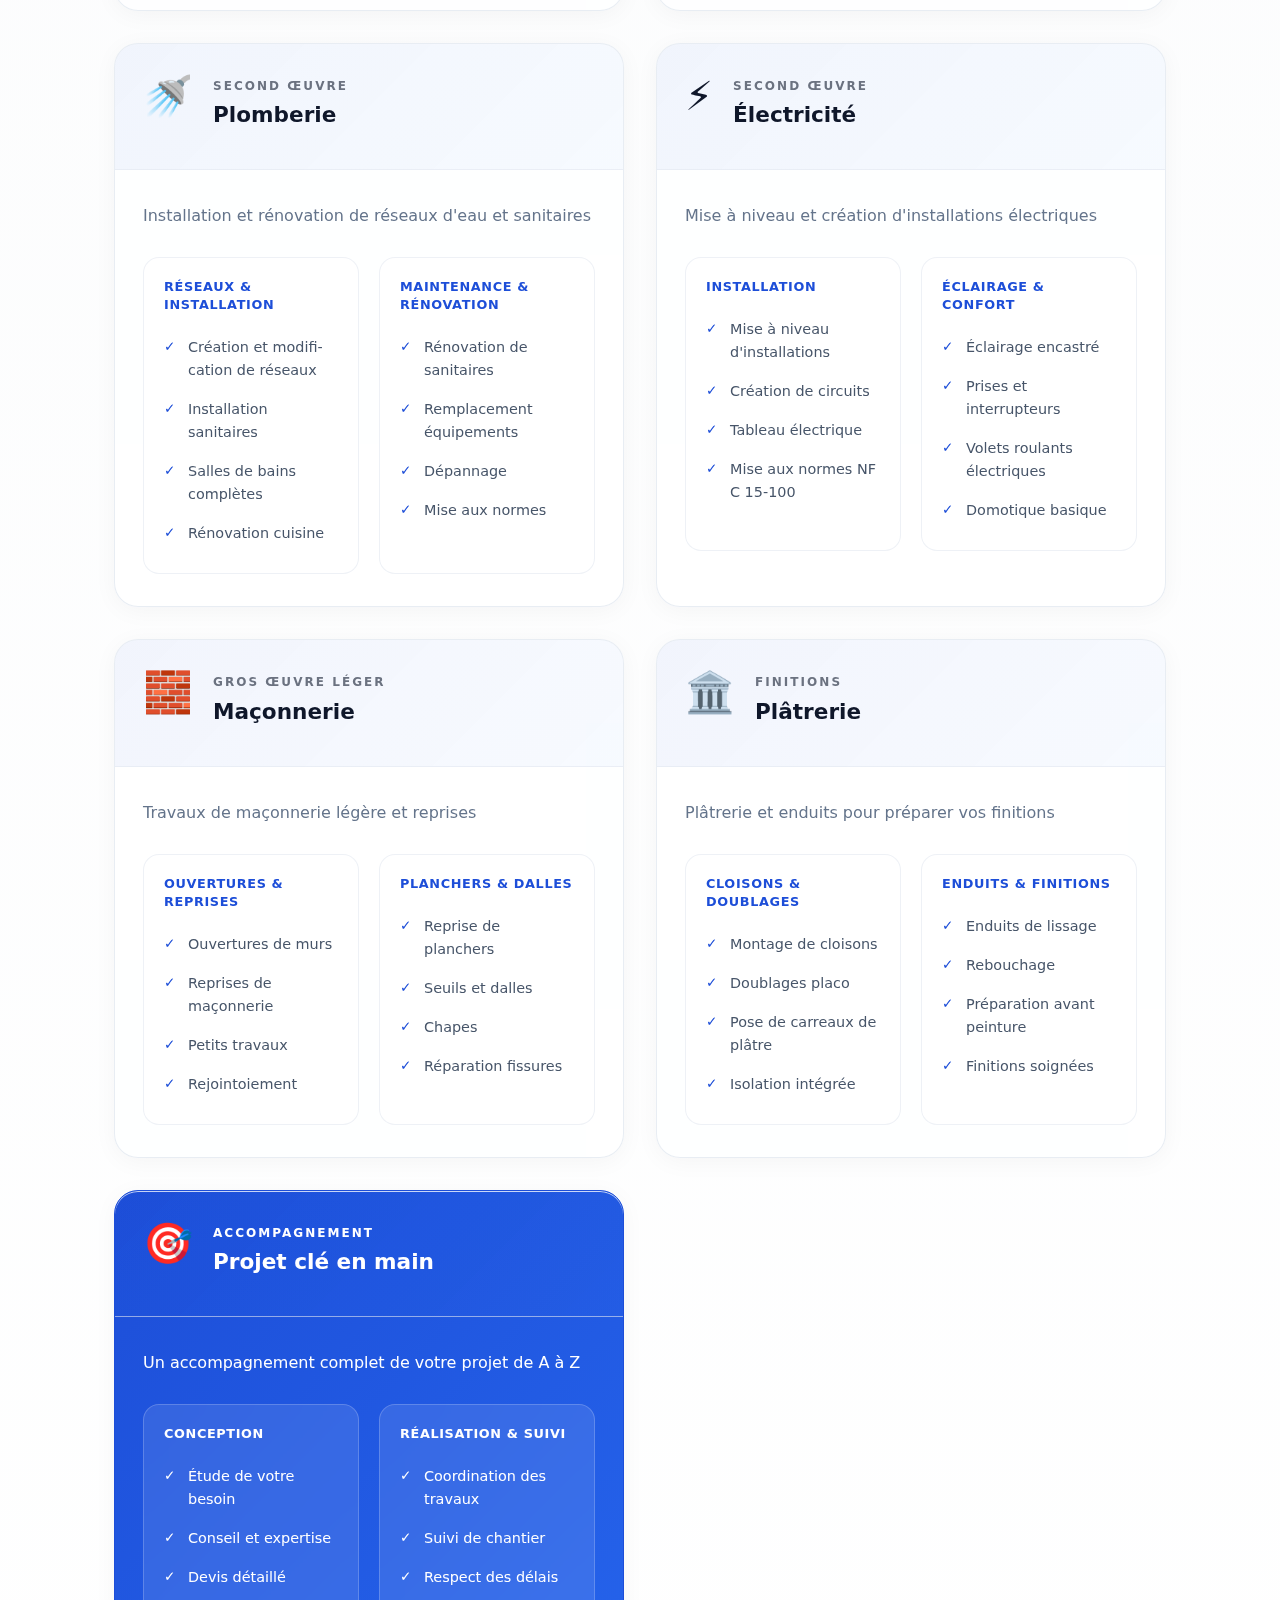
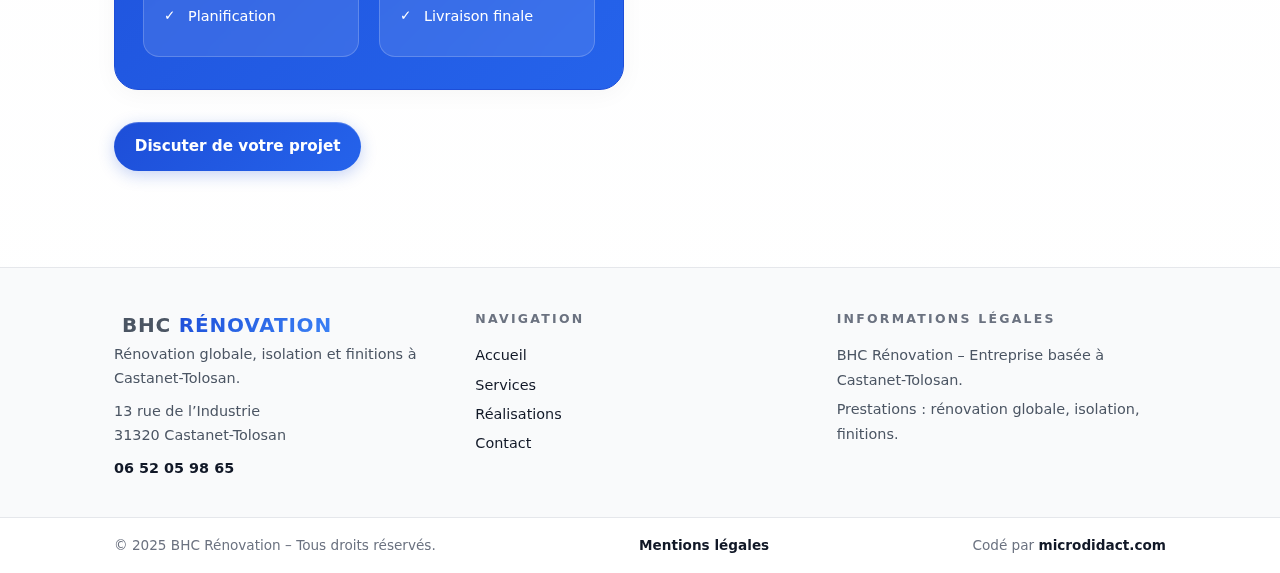
<file: services.html>
<!DOCTYPE html>
<html lang="fr">
<head>
  <meta charset="UTF-8">
  <title>Services – BHC Rénovation</title>
  <meta name="viewport" content="width=device-width, initial-scale=1">
  <meta name="description" content="Isolation intérieure, isolation extérieure, rénovation globale, peinture, plomberie, électricité, maçonnerie, plâtrerie à Castanet-Tolosan.">
  <link rel="stylesheet" href="style.css">
</head>
<body>
<header>
  <div class="container navbar">
    <div class="logo">
      BHC <span>Rénovation</span>
    </div>
    <nav class="nav-links" id="primary-navigation">
      <a href="index.html">Accueil</a>
      <a href="services.html">Services</a>
      <a href="realisations.html">Réalisations</a>
      <a href="contact.html">Contact</a>
    </nav>
    <div class="nav-phone">
      <a href="tel:+33652059865" style="text-decoration:none;color:inherit;">06 52 05 98 65</a>
    </div>
    <button class="burger" type="button" aria-label="Ouvrir le menu mobile" aria-expanded="false" aria-controls="primary-navigation">
      <span></span><span></span><span></span>
    </button>
  </div>
</header>

<main>
  <section class="section">
    <div class="container">
      <div class="section-header">
        <p class="section-kicker">Nos services</p>
        <h1 class="section-title">Isolation & rénovation globale</h1>
        <p class="section-subtitle">
          Nous intervenons pour des projets complets ou ciblés : de l’isolation d’une pièce
          à la rénovation entière d’un logement.
        </p>
      </div>

      <div class="services-grid services-grid-detailed">
        <article class="service-card service-card-detailed" id="isolation-interieure">
          <div class="service-header">
            <div class="service-icon-large">🔧</div>
            <div>
              <p class="service-label">Isolation</p>
              <h2 class="service-title">Isolation intérieure</h2>
            </div>
          </div>
          <div class="service-content">
            <p class="service-intro">Amélioration du confort thermique et phonique de votre habitat</p>
            <div class="service-subsections">
              <div class="service-subsection">
                <h4 class="subsection-title">Cloisons & Doublages</h4>
                <ul class="service-sublist">
                  <li>Cloisons isolées</li>
                  <li>Doublages de murs</li>
                  <li>Pose de laine de verre/rockwool</li>
                  <li>Isolation phonique</li>
                </ul>
              </div>
              <div class="service-subsection">
                <h4 class="subsection-title">Correction & Performance</h4>
                <ul class="service-sublist">
                  <li>Correction acoustique</li>
                  <li>Isolation thermique</li>
                  <li>Réduction des ponts thermiques</li>
                  <li>Amélioration DPE</li>
                </ul>
              </div>
            </div>
          </div>
        </article>

        <article class="service-card service-card-detailed" id="isolation-exterieure">
          <div class="service-header">
            <div class="service-icon-large">🏗️</div>
            <div>
              <p class="service-label">Isolation</p>
              <h2 class="service-title">Isolation extérieure</h2>
            </div>
          </div>
          <div class="service-content">
            <p class="service-intro">Isolation par l'extérieur pour optimiser les performances énergétiques</p>
            <div class="service-subsections">
              <div class="service-subsection">
                <h4 class="subsection-title">Isolation Thermique</h4>
                <ul class="service-sublist">
                  <li>Isolation thermique par l'extérieur (ITE)</li>
                  <li>Pose de panneaux isolants</li>
                  <li>Enduit de finition</li>
                  <li>Ravalement de façade</li>
                </ul>
              </div>
              <div class="service-subsection">
                <h4 class="subsection-title">Performance & Esthétique</h4>
                <ul class="service-sublist">
                  <li>Amélioration des performances énergétiques</li>
                  <li>Préparation des façades</li>
                  <li>Rénovation esthétique</li>
                  <li>Conformité RT 2012/RE2020</li>
                </ul>
              </div>
            </div>
          </div>
        </article>

        <article class="service-card service-card-detailed" id="renovation-globale">
          <div class="service-header">
            <div class="service-icon-large">🎨</div>
            <div>
              <p class="service-label">Rénovation</p>
              <h2 class="service-title">Rénovation globale</h2>
            </div>
          </div>
          <div class="service-content">
            <p class="service-intro">Rénovation complète de votre logement, de A à Z</p>
            <div class="service-subsections">
              <div class="service-subsection">
                <h4 class="subsection-title">Gros Œuvre</h4>
                <ul class="service-sublist">
                  <li>Rénovation complète appartement/maison</li>
                  <li>Maçonnerie légère</li>
                  <li>Ouvertures et reprises</li>
                  <li>Remise aux normes</li>
                </ul>
              </div>
              <div class="service-subsection">
                <h4 class="subsection-title">Second Œuvre & Finitions</h4>
                <ul class="service-sublist">
                  <li>Coordination des corps de métier</li>
                  <li>Plomberie & électricité</li>
                  <li>Plâtrerie & peinture</li>
                  <li>Livraison clé en main</li>
                </ul>
              </div>
            </div>
          </div>
        </article>

        <article class="service-card service-card-detailed">
          <div class="service-header">
            <div class="service-icon-large">🖌️</div>
            <div>
              <p class="service-label">Finitions</p>
              <h2 class="service-title">Peinture</h2>
            </div>
          </div>
          <div class="service-content">
            <p class="service-intro">Peinture intérieure et extérieure de qualité professionnelle</p>
            <div class="service-subsections">
              <div class="service-subsection">
                <h4 class="subsection-title">Préparation</h4>
                <ul class="service-sublist">
                  <li>Préparation des supports</li>
                  <li>Rebouchage et ponçage</li>
                  <li>Enduits de lissage</li>
                  <li>Apprêts et sous-couches</li>
                </ul>
              </div>
              <div class="service-subsection">
                <h4 class="subsection-title">Application</h4>
                <ul class="service-sublist">
                  <li>Peinture murs et plafonds</li>
                  <li>Peinture façades</li>
                  <li>Finitions soignées</li>
                  <li>Produits durables</li>
                </ul>
              </div>
            </div>
          </div>
        </article>

        <article class="service-card service-card-detailed">
          <div class="service-header">
            <div class="service-icon-large">🚿</div>
            <div>
              <p class="service-label">Second œuvre</p>
              <h2 class="service-title">Plomberie</h2>
            </div>
          </div>
          <div class="service-content">
            <p class="service-intro">Installation et rénovation de réseaux d'eau et sanitaires</p>
            <div class="service-subsections">
              <div class="service-subsection">
                <h4 class="subsection-title">Réseaux & Installation</h4>
                <ul class="service-sublist">
                  <li>Création et modification de réseaux</li>
                  <li>Installation sanitaires</li>
                  <li>Salles de bains complètes</li>
                  <li>Rénovation cuisine</li>
                </ul>
              </div>
              <div class="service-subsection">
                <h4 class="subsection-title">Maintenance & Rénovation</h4>
                <ul class="service-sublist">
                  <li>Rénovation de sanitaires</li>
                  <li>Remplacement équipements</li>
                  <li>Dépannage</li>
                  <li>Mise aux normes</li>
                </ul>
              </div>
            </div>
          </div>
        </article>

        <article class="service-card service-card-detailed">
          <div class="service-header">
            <div class="service-icon-large">⚡</div>
            <div>
              <p class="service-label">Second œuvre</p>
              <h2 class="service-title">Électricité</h2>
            </div>
          </div>
          <div class="service-content">
            <p class="service-intro">Mise à niveau et création d'installations électriques</p>
            <div class="service-subsections">
              <div class="service-subsection">
                <h4 class="subsection-title">Installation</h4>
                <ul class="service-sublist">
                  <li>Mise à niveau d'installations</li>
                  <li>Création de circuits</li>
                  <li>Tableau électrique</li>
                  <li>Mise aux normes NF C 15-100</li>
                </ul>
              </div>
              <div class="service-subsection">
                <h4 class="subsection-title">Éclairage & Confort</h4>
                <ul class="service-sublist">
                  <li>Éclairage encastré</li>
                  <li>Prises et interrupteurs</li>
                  <li>Volets roulants électriques</li>
                  <li>Domotique basique</li>
                </ul>
              </div>
            </div>
          </div>
        </article>

        <article class="service-card service-card-detailed">
          <div class="service-header">
            <div class="service-icon-large">🧱</div>
            <div>
              <p class="service-label">Gros œuvre léger</p>
              <h2 class="service-title">Maçonnerie</h2>
            </div>
          </div>
          <div class="service-content">
            <p class="service-intro">Travaux de maçonnerie légère et reprises</p>
            <div class="service-subsections">
              <div class="service-subsection">
                <h4 class="subsection-title">Ouvertures & Reprises</h4>
                <ul class="service-sublist">
                  <li>Ouvertures de murs</li>
                  <li>Reprises de maçonnerie</li>
                  <li>Petits travaux</li>
                  <li>Rejointoiement</li>
                </ul>
              </div>
              <div class="service-subsection">
                <h4 class="subsection-title">Planchers & Dalles</h4>
                <ul class="service-sublist">
                  <li>Reprise de planchers</li>
                  <li>Seuils et dalles</li>
                  <li>Chapes</li>
                  <li>Réparation fissures</li>
                </ul>
              </div>
            </div>
          </div>
        </article>

        <article class="service-card service-card-detailed">
          <div class="service-header">
            <div class="service-icon-large">🏛️</div>
            <div>
              <p class="service-label">Finitions</p>
              <h2 class="service-title">Plâtrerie</h2>
            </div>
          </div>
          <div class="service-content">
            <p class="service-intro">Plâtrerie et enduits pour préparer vos finitions</p>
            <div class="service-subsections">
              <div class="service-subsection">
                <h4 class="subsection-title">Cloisons & Doublages</h4>
                <ul class="service-sublist">
                  <li>Montage de cloisons</li>
                  <li>Doublages placo</li>
                  <li>Pose de carreaux de plâtre</li>
                  <li>Isolation intégrée</li>
                </ul>
              </div>
              <div class="service-subsection">
                <h4 class="subsection-title">Enduits & Finitions</h4>
                <ul class="service-sublist">
                  <li>Enduits de lissage</li>
                  <li>Rebouchage</li>
                  <li>Préparation avant peinture</li>
                  <li>Finitions soignées</li>
                </ul>
              </div>
            </div>
          </div>
        </article>

        <article class="service-card service-card-detailed service-card-cta">
          <div class="service-header">
            <div class="service-icon-large">🎯</div>
            <div>
              <p class="service-label">Accompagnement</p>
              <h2 class="service-title">Projet clé en main</h2>
            </div>
          </div>
          <div class="service-content">
            <p class="service-intro">Un accompagnement complet de votre projet de A à Z</p>
            <div class="service-subsections">
              <div class="service-subsection">
                <h4 class="subsection-title">Conception</h4>
                <ul class="service-sublist">
                  <li>Étude de votre besoin</li>
                  <li>Conseil et expertise</li>
                  <li>Devis détaillé</li>
                  <li>Planification</li>
                </ul>
              </div>
              <div class="service-subsection">
                <h4 class="subsection-title">Réalisation & Suivi</h4>
                <ul class="service-sublist">
                  <li>Coordination des travaux</li>
                  <li>Suivi de chantier</li>
                  <li>Respect des délais</li>
                  <li>Livraison finale</li>
                </ul>
              </div>
            </div>
          </div>
        </article>
      </div>

      <div style="margin-top:2rem;">
        <a href="contact.html" class="btn btn-primary">
          Discuter de votre projet
        </a>
      </div>
    </div>
  </section>
</main>

<footer class="site-footer">
  <div class="container footer-grid">
    <div class="footer-brand">
      <div class="logo">
        BHC <span>Rénovation</span>
      </div>
      <p>Rénovation globale, isolation et finitions à Castanet-Tolosan.</p>
      <p>13 rue de l’Industrie<br>31320 Castanet-Tolosan</p>
      <a class="footer-contact" href="tel:+33652059865">06 52 05 98 65</a>
    </div>
    <div class="footer-links">
      <p class="footer-title">Navigation</p>
      <a href="index.html">Accueil</a>
      <a href="services.html">Services</a>
      <a href="realisations.html">Réalisations</a>
      <a href="contact.html">Contact</a>
    </div>
    <div class="footer-legal">
      <p class="footer-title">Informations légales</p>
      <p>BHC Rénovation – Entreprise basée à Castanet-Tolosan.</p>
      <p>Prestations : rénovation globale, isolation, finitions.</p>
    </div>
  </div>
  <div class="footer-bottom">
    <div class="container footer-bottom-inner">
      <span>© 2025 BHC Rénovation – Tous droits réservés.</span>
      <a href="mentions-legales.html">Mentions légales</a>
      <span class="footer-credit">Codé par <a href="https://microdidact.com" target="_blank" rel="noopener noreferrer">microdidact.com</a></span>
    </div>
  </div>
</footer>
<script src="main.js"></script>
</body>
</html>
</file>
<file: style.css>
/* ========== RESET SIMPLE ========== */
* {
    margin: 0;
    padding: 0;
    box-sizing: border-box;
  }
  
  html {
    scroll-behavior: smooth;
  }
  
  body {
    font-family: -apple-system, BlinkMacSystemFont, "Segoe UI", "Inter", system-ui, sans-serif;
    background: linear-gradient(180deg, #fafbfc 0%, #ffffff 100%);
    color: #0f172a;
    line-height: 1.7;
    position: relative;
    overflow-x: hidden;
    font-weight: 400;
    -webkit-font-smoothing: antialiased;
    -moz-osx-font-smoothing: grayscale;
  }

  body.nav-open {
    overflow: hidden;
  }

  /* ========== PAGE LOADER ========== */
  .page-loader {
    position: fixed;
    top: 0;
    left: 0;
    width: 100%;
    height: 100%;
    background: linear-gradient(135deg, #1d4ed8 0%, #2563eb 100%);
    z-index: 9999;
    display: flex;
    align-items: center;
    justify-content: center;
    transition: opacity 0.5s ease, visibility 0.5s ease;
  }

  .page-loader.hidden {
    opacity: 0;
    visibility: hidden;
  }

  .loader-content {
    text-align: center;
  }

  .loader-logo {
    font-weight: 800;
    font-size: 2rem;
    letter-spacing: 0.04em;
    text-transform: uppercase;
    color: #ffffff;
    margin-bottom: 2rem;
    animation: fadeIn 0.5s ease;
  }

  .loader-logo span {
    color: rgba(255, 255, 255, 0.8);
  }

  .loader-spinner {
    width: 50px;
    height: 50px;
    border: 4px solid rgba(255, 255, 255, 0.2);
    border-top-color: #ffffff;
    border-radius: 50%;
    animation: spin 1s linear infinite;
    margin: 0 auto;
  }

  @keyframes spin {
    to { transform: rotate(360deg); }
  }

  /* ========== ANIMATED BACKGROUND ========== */
  .animated-background {
    position: fixed;
    top: 0;
    left: 0;
    width: 100%;
    height: 100%;
    pointer-events: none;
    z-index: -1;
    overflow: hidden;
    background: linear-gradient(180deg, #fafbfc 0%, #ffffff 100%);
  }

  .gradient-orb {
    position: absolute;
    border-radius: 50%;
    filter: blur(120px);
    opacity: 0.15;
    animation: float-orb 25s ease-in-out infinite;
  }

  .orb-1 {
    width: 600px;
    height: 600px;
    background: radial-gradient(circle, rgba(29, 78, 216, 0.4) 0%, transparent 70%);
    top: -300px;
    left: -300px;
    animation-delay: 0s;
  }

  .orb-2 {
    width: 500px;
    height: 500px;
    background: radial-gradient(circle, rgba(59, 130, 246, 0.3) 0%, transparent 70%);
    bottom: -200px;
    right: -200px;
    animation-delay: 8s;
  }

  .orb-3 {
    width: 400px;
    height: 400px;
    background: radial-gradient(circle, rgba(96, 165, 250, 0.25) 0%, transparent 70%);
    top: 50%;
    left: 50%;
    transform: translate(-50%, -50%);
    animation-delay: 15s;
  }

  @keyframes float-orb {
    0%, 100% {
      transform: translate(0, 0) scale(1);
    }
    33% {
      transform: translate(80px, 80px) scale(1.05);
    }
    66% {
      transform: translate(-80px, 40px) scale(0.95);
    }
  }
  
  /* ========== LAYOUT GLOBAL ========== */
  .container {
    width: 100%;
    max-width: 1100px;
    margin: 0 auto;
    padding: 0 1.5rem;
  }
  
  /* ========== HEADER ========== */
  header {
    border-bottom: 1px solid rgba(226, 232, 240, 0.8);
    background: rgba(255, 255, 255, 0.8);
    backdrop-filter: blur(20px) saturate(180%);
    -webkit-backdrop-filter: blur(20px) saturate(180%);
    position: sticky;
    top: 0;
    z-index: 20;
    transition: all 0.4s cubic-bezier(0.4, 0, 0.2, 1);
    box-shadow: 0 1px 0 rgba(0, 0, 0, 0.02);
  }

  header.scrolled {
    box-shadow: 0 4px 24px rgba(0, 0, 0, 0.04);
    background: rgba(255, 255, 255, 0.9);
    border-bottom-color: rgba(226, 232, 240, 0.6);
  }
  
  .navbar {
    display: flex;
    align-items: center;
    justify-content: space-between;
    padding: 0.9rem 0;
    position: relative;
  }
  
  .logo {
    font-weight: 800;
    font-size: 1.25rem;
    letter-spacing: 0.04em;
    text-transform: uppercase;
    padding-left: 0.5rem;
    position: relative;
    transition: transform 0.3s ease;
  }

  .logo:hover {
    transform: scale(1.05);
  }
  
  .logo span {
    background: linear-gradient(135deg, #1d4ed8 0%, #3b82f6 100%);
    -webkit-background-clip: text;
    -webkit-text-fill-color: transparent;
    background-clip: text;
    position: relative;
  }
  
  .nav-links {
    display: flex;
    gap: 1.5rem;
    font-size: 0.95rem;
  }
  
  .nav-links a {
    text-decoration: none;
    color: #374151;
    font-weight: 500;
    position: relative;
  }
  
  .nav-links a::after {
    content: "";
    position: absolute;
    width: 0;
    height: 2px;
    left: 0;
    bottom: -4px;
    background-color: #1d4ed8;
    transition: width 0.2s ease;
  }
  
  .nav-links a:hover::after {
    width: 100%;
  }
  
  .nav-phone {
    font-weight: 600;
    color: #1d4ed8;
    font-size: 0.95rem;
  }
  
  /* Burger mobile */
  .burger {
    display: none;
    flex-direction: column;
    gap: 4px;
    cursor: pointer;
    background: none;
    border: none;
    padding: 0.5rem;
    margin-right: 0.5rem;
    -webkit-appearance: none;
    appearance: none;
  }
  
  .burger span {
    width: 22px;
    height: 2px;
    background-color: #111827;
    transition: transform 0.2s ease, opacity 0.2s ease;
  }
  
  .burger.is-open span:nth-child(1) {
    transform: translateY(6px) rotate(45deg);
  }
  
  .burger.is-open span:nth-child(2) {
    opacity: 0;
  }
  
  .burger.is-open span:nth-child(3) {
    transform: translateY(-6px) rotate(-45deg);
  }
  
  /* ========== HERO / SECTIONS ========== */
  .hero {
    padding: 6rem 0 5rem;
    min-height: 85vh;
    display: flex;
    align-items: center;
    position: relative;
  }
  
  .hero-grid {
    display: block;
  }

  .hero-content {
    max-width: 100%;
  }
  
  .badge {
    display: inline-flex;
    align-items: center;
    gap: 0.5rem;
    padding: 0.4rem 1rem;
    border-radius: 12px;
    background: rgba(29, 78, 216, 0.08);
    backdrop-filter: blur(10px);
    -webkit-backdrop-filter: blur(10px);
    color: #1d4ed8;
    font-weight: 500;
    font-size: 0.8rem;
    margin-bottom: 1.5rem;
    position: relative;
    overflow: hidden;
    border: 1px solid rgba(29, 78, 216, 0.1);
  }

  .badge-animated {
    animation: slideInRight 0.6s ease-out 0.2s both;
  }

  .badge::before {
    content: "";
    position: absolute;
    top: 0;
    left: -100%;
    width: 100%;
    height: 100%;
    background: linear-gradient(90deg, transparent, rgba(255, 255, 255, 0.4), transparent);
    transition: left 0.5s;
  }

  .badge:hover::before {
    left: 100%;
  }
  
  .badge-dot {
    width: 7px;
    height: 7px;
    border-radius: 999px;
    background-color: #1d4ed8;
    animation: pulse-dot 2s ease-in-out infinite;
  }

  @keyframes pulse-dot {
    0%, 100% {
      transform: scale(1);
      opacity: 1;
    }
    50% {
      transform: scale(1.3);
      opacity: 0.7;
    }
  }
  
  .hero-title-animated {
    font-size: clamp(2.5rem, 5vw, 3.5rem);
    margin-bottom: 1.5rem;
    font-weight: 700;
    line-height: 1.2;
    letter-spacing: -0.02em;
    animation: fadeInUp 0.8s ease-out 0.3s both;
    color: #0f172a;
  }

  .text-gradient {
    background: linear-gradient(135deg, #1d4ed8 0%, #3b82f6 50%, #60a5fa 100%);
    -webkit-background-clip: text;
    -webkit-text-fill-color: transparent;
    background-clip: text;
    position: relative;
    display: inline-block;
  }

  .text-gradient::after {
    content: "";
    position: absolute;
    bottom: 0;
    left: 0;
    width: 100%;
    height: 3px;
    background: linear-gradient(90deg, #1d4ed8, #3b82f6);
    border-radius: 2px;
    transform: scaleX(0);
    transform-origin: left;
    animation: expand-line 0.8s ease-out 1s forwards;
  }

  @keyframes expand-line {
    to {
      transform: scaleX(1);
    }
  }
  
  .hero-subtitle {
    font-size: 1.1rem;
    color: #64748b;
    margin-bottom: 2rem;
    line-height: 1.7;
    font-weight: 400;
  }
  
  .hero-list {
    list-style: none;
    margin-bottom: 1.8rem;
  }
  
  .hero-list-item {
    display: flex;
    align-items: center;
    gap: 0.6rem;
    margin-bottom: 0.4rem;
    font-size: 0.95rem;
    opacity: 0;
    animation: fadeInUp 0.6s ease-out forwards;
  }

  .hero-list-item:nth-child(1) {
    animation-delay: 0.5s;
  }

  .hero-list-item:nth-child(2) {
    animation-delay: 0.7s;
  }

  .hero-list-item:nth-child(3) {
    animation-delay: 0.9s;
  }
  
  .check {
    width: 18px;
    height: 18px;
    border-radius: 999px;
    border: 1px solid #1d4ed8;
    display: flex;
    align-items: center;
    justify-content: center;
    font-size: 0.7rem;
    color: #1d4ed8;
    flex-shrink: 0;
    position: relative;
  }

  .check-animated {
    animation: check-pop 0.4s ease-out 1.2s both;
  }

  @keyframes check-pop {
    0% {
      transform: scale(0);
      opacity: 0;
    }
    50% {
      transform: scale(1.2);
    }
    100% {
      transform: scale(1);
      opacity: 1;
    }
  }
  
  .hero-cta-wrapper {
    display: flex;
    flex-direction: column;
    gap: 1rem;
    margin-top: 2rem;
  }

  .cta-primary {
    display: flex;
    flex-direction: column;
    gap: 0.5rem;
  }

  .cta-hint {
    font-size: 0.85rem;
    color: #6b7280;
    margin-left: 0.5rem;
    font-weight: 500;
  }
  
  .btn {
    display: inline-flex;
    align-items: center;
    justify-content: center;
    gap: 0.5rem;
    padding: 0.7rem 1.3rem;
    border-radius: 999px;
    border: 1px solid transparent;
    font-size: 0.95rem;
    font-weight: 500;
    text-decoration: none;
    cursor: pointer;
    transition: all 0.3s cubic-bezier(0.4, 0, 0.2, 1);
    position: relative;
    overflow: hidden;
  }

  .btn::before {
    content: "";
    position: absolute;
    top: 0;
    left: -100%;
    width: 100%;
    height: 100%;
    background: linear-gradient(90deg, transparent, rgba(255, 255, 255, 0.2), transparent);
    transition: left 0.5s;
  }

  .btn:hover::before {
    left: 100%;
  }
  
  .btn-primary {
    background: linear-gradient(135deg, #1d4ed8 0%, #2563eb 100%);
    color: #ffffff;
    box-shadow: 0 4px 16px rgba(29, 78, 216, 0.25), 0 1px 0 rgba(255, 255, 255, 0.2) inset;
    font-weight: 600;
    border: none;
  }
  
  .btn-primary:hover {
    background: linear-gradient(135deg, #1e40af 0%, #1d4ed8 100%);
    transform: translateY(-2px);
    box-shadow: 0 8px 24px rgba(29, 78, 216, 0.35), 0 1px 0 rgba(255, 255, 255, 0.2) inset;
  }

  .btn-pulse {
    animation: pulse-glow 2s ease-in-out infinite;
  }

  @keyframes pulse-glow {
    0%, 100% {
      box-shadow: 0 4px 14px rgba(29, 78, 216, 0.3);
    }
    50% {
      box-shadow: 0 4px 20px rgba(29, 78, 216, 0.6);
    }
  }

  .btn-icon {
    font-size: 1.1rem;
  }

  .btn-arrow {
    transition: transform 0.3s ease;
  }

  .btn:hover .btn-arrow {
    transform: translateX(4px);
  }

  .btn-large {
    padding: 1rem 2rem;
    font-size: 1.05rem;
  }
  
  .btn-outline {
    background: rgba(255, 255, 255, 0.8);
    backdrop-filter: blur(10px);
    -webkit-backdrop-filter: blur(10px);
    color: #0f172a;
    border-color: rgba(226, 232, 240, 0.8);
    font-weight: 500;
  }
  
  .btn-outline:hover {
    background: rgba(255, 255, 255, 1);
    border-color: rgba(29, 78, 216, 0.3);
    color: #1d4ed8;
    box-shadow: 0 4px 12px rgba(0, 0, 0, 0.05);
  }
  
  /* Carte droite hero */
  .hero-side {
    display: flex;
    flex-direction: column;
    gap: 1.2rem;
  }
  
  .hero-card,
  .hero-map-card {
    border-radius: 20px;
    border: 1px solid rgba(226, 232, 240, 0.8);
    padding: 2rem;
    background: rgba(255, 255, 255, 0.7);
    backdrop-filter: blur(20px) saturate(180%);
    -webkit-backdrop-filter: blur(20px) saturate(180%);
    box-shadow: 0 4px 24px rgba(0, 0, 0, 0.04), 0 1px 0 rgba(255, 255, 255, 0.8) inset;
    transition: all 0.4s cubic-bezier(0.4, 0, 0.2, 1);
    position: relative;
    overflow: hidden;
  }

  .hero-card::before,
  .hero-map-card::before {
    content: "";
    position: absolute;
    top: 0;
    left: 0;
    right: 0;
    height: 3px;
    background: linear-gradient(90deg, #1d4ed8, #3b82f6, #60a5fa);
    transform: scaleX(0);
    transform-origin: left;
    transition: transform 0.5s ease;
  }

  .hero-card:hover::before,
  .hero-map-card:hover::before {
    transform: scaleX(1);
  }
  
  .hero-card {
    background: linear-gradient(135deg, rgba(255, 255, 255, 0.9) 0%, rgba(248, 250, 252, 0.8) 100%);
  }

  .hero-card:hover,
  .hero-map-card:hover {
    transform: translateY(-4px);
    box-shadow: 0 12px 40px rgba(0, 0, 0, 0.08), 0 1px 0 rgba(255, 255, 255, 0.9) inset;
    border-color: rgba(226, 232, 240, 1);
  }
  
  .hero-card-title {
    font-weight: 600;
    margin-bottom: 0.6rem;
  }
  
  .hero-card-row {
    display: flex;
    justify-content: space-between;
    font-size: 0.9rem;
    margin-bottom: 0.3rem;
  }
  
  .hero-card-label {
    color: #6b7280;
  }
  
  .hero-chip-group {
    display: flex;
    flex-wrap: wrap;
    gap: 0.4rem;
    margin-top: 0.4rem;
  }
  
  .chip {
    font-size: 0.8rem;
    padding: 0.4rem 0.9rem;
    border-radius: 10px;
    border: 1px solid rgba(226, 232, 240, 0.8);
    background: rgba(255, 255, 255, 0.6);
    backdrop-filter: blur(10px);
    -webkit-backdrop-filter: blur(10px);
    transition: all 0.3s cubic-bezier(0.4, 0, 0.2, 1);
    position: relative;
    overflow: hidden;
    font-weight: 500;
    color: #475569;
  }

  .rge-badge {
    margin-top: 1.5rem;
    display: inline-flex;
    align-items: center;
    gap: 0.75rem;
  }

  .rge-badge-img {
    height: 38px;
    width: auto;
    display: block;
  }

  .rge-badge-text {
    font-size: 0.9rem;
    color: #166534;
    font-weight: 600;
  }

  .chip::before {
    content: "";
    position: absolute;
    top: 0;
    left: -100%;
    width: 100%;
    height: 100%;
    background: linear-gradient(90deg, transparent, rgba(29, 78, 216, 0.08), transparent);
    transition: left 0.5s ease;
  }

  .chip:hover {
    transform: translateY(-1px);
    border-color: rgba(29, 78, 216, 0.3);
    background: rgba(255, 255, 255, 0.9);
    box-shadow: 0 4px 12px rgba(0, 0, 0, 0.06);
    color: #1d4ed8;
  }

  .chip:hover::before {
    left: 100%;
  }

  .hero-map-title {
    font-weight: 600;
    font-size: 0.95rem;
    margin-bottom: 0.6rem;
  }
  
  .hero-map-address {
    display: flex;
    gap: 0.6rem;
    margin-bottom: 0.8rem;
    align-items: flex-start;
  }
  
  .map-pin {
    width: 14px;
    height: 14px;
    border-radius: 50%;
    background-color: #1d4ed8;
    position: relative;
    margin-top: 0.2rem;
  }
  
  .map-pin::after {
    content: "";
    position: absolute;
    width: 8px;
    height: 8px;
    border-radius: 50%;
    background-color: #ffffff;
    top: 3px;
    left: 3px;
  }
  
  .hero-map-card iframe {
    width: 100%;
    border: 0;
    height: 180px;
    border-radius: 1rem;
    margin-bottom: 0.9rem;
  }
  
  .hero-map-link {
    display: inline-flex;
    align-items: center;
    gap: 0.35rem;
    font-weight: 600;
    color: #1d4ed8;
    text-decoration: none;
  }
  
  .hero-map-link::after {
    content: "→";
    font-size: 0.9rem;
  }
  
  /* ========== ANIMATIONS ========== */
  @keyframes fadeInUp {
    from {
      opacity: 0;
      transform: translateY(30px);
    }
    to {
      opacity: 1;
      transform: translateY(0);
    }
  }

  @keyframes fadeIn {
    from {
      opacity: 0;
    }
    to {
      opacity: 1;
    }
  }

  @keyframes slideInRight {
    from {
      opacity: 0;
      transform: translateX(-30px);
    }
    to {
      opacity: 1;
      transform: translateX(0);
    }
  }

  @keyframes shimmer {
    0% {
      background-position: -1000px 0;
    }
    100% {
      background-position: 1000px 0;
    }
  }

  .fade-in-up {
    animation: fadeInUp 0.6s ease-out;
  }

  /* Scroll Reveal */
  .scroll-reveal {
    opacity: 0;
    transform: translateY(50px);
    transition: opacity 0.8s ease-out, transform 0.8s ease-out;
  }

  .scroll-reveal.revealed {
    opacity: 1;
    transform: translateY(0);
  }
  
  /* ========== SECTIONS GÉNÉRIQUES ========== */
  .section {
    padding: 6rem 0;
    position: relative;
  }

  @media (max-width: 900px) {
    .section {
      padding: 4rem 0;
    }
  }

  @media (max-width: 600px) {
  .section {
    padding: 3rem 0;
    }
  }

  /* Variante avec moins de marge verticale pour certaines pages */
  .section-compact {
    padding-top: 0;
    padding-bottom: 2rem;
  }

  .section-features {
    background:
      linear-gradient(180deg, rgba(15, 23, 42, 0.55), rgba(15, 23, 42, 0.4)),
      url("maisondexceptionluxeCapdAiljpg_64859c72aa8a0.jpg");
    background-size: cover;
    background-position: center;
    background-repeat: no-repeat;
    color: #f9fafb;
  }

  .section-features .section-title {
    color: #f9fafb;
  }

  .section-features .section-subtitle {
    color: #e5e7eb;
  }

  .section-features .section-kicker {
    background: rgba(15, 23, 42, 0.7);
    border-color: rgba(148, 163, 184, 0.7);
    color: #e5e7eb;
  }

  .section-services-preview {
    background: linear-gradient(180deg, rgba(250, 251, 252, 0.8) 0%, rgba(255, 255, 255, 0.5) 100%);
  }
  
  .section-header {
    margin-bottom: 1.8rem;
  }
  
  .section-kicker {
    font-size: 0.85rem;
    font-weight: 600;
    letter-spacing: 0.1em;
    text-transform: uppercase;
    color: #64748b;
    margin-bottom: 0.75rem;
    display: inline-block;
    padding: 0.4rem 1rem;
    background: rgba(29, 78, 216, 0.06);
    border-radius: 10px;
    border: 1px solid rgba(29, 78, 216, 0.1);
  }
  
  .section-title {
    font-size: clamp(2rem, 4vw, 2.75rem);
    margin-bottom: 1rem;
    font-weight: 700;
    line-height: 1.2;
    letter-spacing: -0.02em;
    color: #0f172a;
  }
  
  .section-subtitle {
    font-size: 1.1rem;
    color: #64748b;
    line-height: 1.7;
    max-width: 700px;
  }
  
  /* ========== FEATURES GRID ========== */
  .features-grid {
    display: grid;
    grid-template-columns: repeat(3, minmax(0, 1fr));
    gap: 2rem;
    margin-top: 2rem;
  }

  .feature-card {
    text-align: center;
    padding: 2.5rem 2rem;
    border-radius: 24px;
    background: rgba(255, 255, 255, 0.7);
    backdrop-filter: blur(20px) saturate(180%);
    -webkit-backdrop-filter: blur(20px) saturate(180%);
    border: 1px solid rgba(226, 232, 240, 0.8);
    transition: all 0.4s cubic-bezier(0.4, 0, 0.2, 1);
    position: relative;
    overflow: hidden;
    box-shadow: 0 4px 24px rgba(0, 0, 0, 0.04), 0 1px 0 rgba(255, 255, 255, 0.8) inset;
  }

  .feature-card::before {
    content: "";
    position: absolute;
    top: 0;
    left: 0;
    right: 0;
    height: 4px;
    background: linear-gradient(90deg, #1d4ed8, #3b82f6, #60a5fa);
    transform: scaleX(0);
    transition: transform 0.3s ease;
  }

  .feature-card:hover::before {
    transform: scaleX(1);
  }

  .feature-card:hover {
    transform: translateY(-6px);
    box-shadow: 0 12px 40px rgba(0, 0, 0, 0.08), 0 1px 0 rgba(255, 255, 255, 0.9) inset;
    border-color: rgba(29, 78, 216, 0.2);
    background: rgba(255, 255, 255, 0.9);
  }

  .feature-icon-wrapper {
    position: relative;
    display: inline-block;
    margin-bottom: 1rem;
  }

  .feature-icon {
    font-size: 3rem;
    display: inline-block;
    animation: float 3s ease-in-out infinite;
    position: relative;
    z-index: 2;
  }

  .feature-glow {
    position: absolute;
    top: 50%;
    left: 50%;
    transform: translate(-50%, -50%);
    width: 80px;
    height: 80px;
    background: radial-gradient(circle, rgba(29, 78, 216, 0.3) 0%, transparent 70%);
    border-radius: 50%;
    animation: pulse-glow-feature 2s ease-in-out infinite;
    z-index: 1;
  }

  @keyframes float {
    0%, 100% {
      transform: translateY(0);
    }
    50% {
      transform: translateY(-10px);
    }
  }

  @keyframes pulse-glow-feature {
    0%, 100% {
      transform: translate(-50%, -50%) scale(1);
      opacity: 0.5;
    }
    50% {
      transform: translate(-50%, -50%) scale(1.3);
      opacity: 0.8;
    }
  }

  .feature-title {
    font-weight: 600;
    font-size: 1.1rem;
    margin-bottom: 0.5rem;
    color: #111827;
  }

  .feature-desc {
    font-size: 0.9rem;
    color: #6b7280;
    line-height: 1.6;
  }
  
  /* ========== SERVICES ========== */
  .services-grid {
    display: grid;
    grid-template-columns: repeat(3, minmax(0, 1fr));
    gap: 1.5rem;
  }

  .services-grid-detailed {
    grid-template-columns: repeat(auto-fit, minmax(min(100%, 360px), 1fr));
    gap: 2rem;
  }
  
  .service-card {
    border-radius: 20px;
    border: 1px solid rgba(226, 232, 240, 0.8);
    padding: 2rem 1.75rem;
    background: rgba(255, 255, 255, 0.7);
    backdrop-filter: blur(20px) saturate(180%);
    -webkit-backdrop-filter: blur(20px) saturate(180%);
    transition: all 0.4s cubic-bezier(0.4, 0, 0.2, 1);
    position: relative;
    overflow: hidden;
    box-shadow: 0 4px 24px rgba(0, 0, 0, 0.04), 0 1px 0 rgba(255, 255, 255, 0.8) inset;
  }

  .service-card::after {
    content: "";
    position: absolute;
    top: 0;
    left: 0;
    right: 0;
    bottom: 0;
    background: linear-gradient(135deg, rgba(29, 78, 216, 0.05) 0%, rgba(59, 130, 246, 0.05) 100%);
    opacity: 0;
    transition: opacity 0.3s ease;
  }

  .service-card:hover::after {
    opacity: 1;
  }
  
  .service-card:hover {
    transform: translateY(-4px);
    border-color: rgba(29, 78, 216, 0.2);
    box-shadow: 0 12px 40px rgba(0, 0, 0, 0.08), 0 1px 0 rgba(255, 255, 255, 0.9) inset;
    background: rgba(255, 255, 255, 0.9);
  }

  .service-card-enhanced {
    padding: 1.5rem;
  }

  .service-icon-wrapper {
    position: relative;
    display: inline-block;
    margin-bottom: 0.8rem;
  }

  .service-icon {
    font-size: 2rem;
    display: inline-block;
    position: relative;
    z-index: 2;
    transition: transform 0.3s ease;
  }

  .service-card:hover .service-icon {
    transform: scale(1.1) rotate(5deg);
  }

  .service-icon-bg {
    position: absolute;
    top: 50%;
    left: 50%;
    transform: translate(-50%, -50%);
    width: 60px;
    height: 60px;
    background: linear-gradient(135deg, rgba(29, 78, 216, 0.1) 0%, rgba(59, 130, 246, 0.1) 100%);
    border-radius: 50%;
    opacity: 0;
    transition: opacity 0.3s ease, transform 0.3s ease;
    z-index: 1;
  }

  .service-card:hover .service-icon-bg {
    opacity: 1;
    transform: translate(-50%, -50%) scale(1.5);
  }

  .service-card-detailed {
    padding: 0;
    background: rgba(255, 255, 255, 0.7);
    backdrop-filter: blur(20px) saturate(180%);
    -webkit-backdrop-filter: blur(20px) saturate(180%);
    border: 1px solid rgba(226, 232, 240, 0.8);
    border-radius: 24px;
    overflow: hidden;
    box-shadow: 0 4px 24px rgba(0, 0, 0, 0.04), 0 1px 0 rgba(255, 255, 255, 0.8) inset;
    transition: all 0.4s cubic-bezier(0.4, 0, 0.2, 1);
    word-wrap: break-word;
    overflow-wrap: break-word;
    hyphens: auto;
  }

  .service-card-detailed:hover {
    transform: translateY(-4px);
    border-color: rgba(29, 78, 216, 0.2);
    box-shadow: 0 12px 40px rgba(0, 0, 0, 0.08), 0 1px 0 rgba(255, 255, 255, 0.9) inset;
    background: rgba(255, 255, 255, 0.9);
  }

  .service-header {
    display: flex;
    align-items: flex-start;
    gap: 1.25rem;
    padding: 2rem 1.75rem;
    background: linear-gradient(135deg, rgba(29, 78, 216, 0.06) 0%, rgba(59, 130, 246, 0.04) 100%);
    border-bottom: 1px solid rgba(226, 232, 240, 0.6);
    word-wrap: break-word;
    overflow-wrap: break-word;
  }

  .service-icon-large {
    font-size: 2.5rem;
    flex-shrink: 0;
    line-height: 1;
  }

  .service-header > div:last-child {
    flex: 1;
    min-width: 0;
  }

  .service-content {
    padding: 2rem 1.75rem;
    word-wrap: break-word;
    overflow-wrap: break-word;
  }

  .service-intro {
    font-size: 1rem;
    color: #64748b;
    margin-bottom: 1.75rem;
    line-height: 1.7;
    font-weight: 500;
    word-wrap: break-word;
    overflow-wrap: break-word;
  }

  .service-subsections {
    display: grid;
    grid-template-columns: repeat(2, minmax(0, 1fr));
    gap: 1.25rem;
  }

  .service-subsection {
    padding: 1.25rem;
    background: rgba(255, 255, 255, 0.6);
    backdrop-filter: blur(10px);
    -webkit-backdrop-filter: blur(10px);
    border-radius: 16px;
    border: 1px solid rgba(226, 232, 240, 0.6);
    word-wrap: break-word;
    overflow-wrap: break-word;
    min-width: 0;
  }

  .subsection-title {
    font-size: 0.8rem;
    font-weight: 600;
    color: #1d4ed8;
    margin-bottom: 0.875rem;
    text-transform: uppercase;
    letter-spacing: 0.05em;
    word-wrap: break-word;
    overflow-wrap: break-word;
    line-height: 1.4;
  }

  .service-sublist {
    list-style: none;
    padding: 0;
    margin: 0;
  }

  .service-sublist li {
    font-size: 0.9rem;
    color: #475569;
    padding: 0.5rem 0;
    padding-left: 1.5rem;
    position: relative;
    line-height: 1.6;
    word-wrap: break-word;
    overflow-wrap: break-word;
  }

  .service-sublist li::before {
    content: "✓";
    position: absolute;
    left: 0;
    color: #1d4ed8;
    font-weight: 600;
    font-size: 0.85rem;
  }

  .service-link {
    display: inline-flex;
    align-items: center;
    gap: 0.5rem;
    margin-top: 1rem;
    color: #1d4ed8;
    font-weight: 600;
    font-size: 0.9rem;
    text-decoration: none;
    transition: gap 0.3s ease;
  }

  .service-link:hover {
    gap: 0.75rem;
  }

  .service-card-cta {
    background: linear-gradient(135deg, #1d4ed8 0%, #2563eb 100%);
    color: #ffffff;
    border-color: #1d4ed8;
  }

  .service-card-cta .service-label,
  .service-card-cta .service-title,
  .service-card-cta .service-intro,
  .service-card-cta .subsection-title,
  .service-card-cta .service-sublist li {
    color: #ffffff;
  }

  .service-card-cta .service-sublist li::before {
    color: #ffffff;
  }

  .service-card-cta .service-subsection {
    background: rgba(255, 255, 255, 0.1);
    border-color: rgba(255, 255, 255, 0.2);
  }
  
  .service-label {
    font-size: 0.75rem;
    font-weight: 600;
    letter-spacing: 0.17em;
    text-transform: uppercase;
    color: #6b7280;
    margin-bottom: 0.3rem;
  }
  
  .service-title {
    font-weight: 600;
    margin-bottom: 0.5rem;
    font-size: 1.25rem;
    line-height: 1.3;
    word-wrap: break-word;
    overflow-wrap: break-word;
    color: #0f172a;
  }

  .service-card-detailed .service-title {
    font-size: 1.35rem;
  }
  
  .service-list {
    margin-top: 0.3rem;
    padding-left: 1rem;
    font-size: 0.9rem;
    color: #4b5563;
  }

  /* CTA Section */
  .cta-section {
    margin-top: 4rem;
  }

  .cta-box {
    background: linear-gradient(135deg, #1d4ed8 0%, #2563eb 100%);
    border-radius: 28px;
    padding: 4rem 3rem;
    text-align: center;
    color: #ffffff;
    position: relative;
    overflow: hidden;
    box-shadow: 0 20px 60px rgba(29, 78, 216, 0.25), 0 1px 0 rgba(255, 255, 255, 0.2) inset;
    border: 1px solid rgba(255, 255, 255, 0.1);
  }

  .cta-box::before {
    content: "";
    position: absolute;
    top: -50%;
    right: -50%;
    width: 200%;
    height: 200%;
    background: radial-gradient(circle, rgba(255, 255, 255, 0.1) 0%, transparent 70%);
    animation: rotate 20s linear infinite;
  }

  .cta-particles {
    position: absolute;
    top: 0;
    left: 0;
    width: 100%;
    height: 100%;
    overflow: hidden;
    pointer-events: none;
  }

  .cta-particles span {
    position: absolute;
    width: 4px;
    height: 4px;
    background: rgba(255, 255, 255, 0.6);
    border-radius: 50%;
    animation: particle-float 8s ease-in-out infinite;
  }

  .cta-particles span:nth-child(1) {
    top: 20%;
    left: 10%;
    animation-delay: 0s;
  }

  .cta-particles span:nth-child(2) {
    top: 60%;
    left: 20%;
    animation-delay: 1s;
  }

  .cta-particles span:nth-child(3) {
    top: 40%;
    right: 15%;
    animation-delay: 2s;
  }

  .cta-particles span:nth-child(4) {
    bottom: 30%;
    left: 30%;
    animation-delay: 3s;
  }

  .cta-particles span:nth-child(5) {
    top: 10%;
    right: 25%;
    animation-delay: 4s;
  }

  @keyframes particle-float {
    0%, 100% {
      transform: translateY(0) translateX(0);
      opacity: 0;
    }
    10% {
      opacity: 1;
    }
    90% {
      opacity: 1;
    }
    50% {
      transform: translateY(-100px) translateX(50px);
      opacity: 0.8;
    }
  }

  @keyframes rotate {
    from {
      transform: rotate(0deg);
    }
    to {
      transform: rotate(360deg);
    }
  }

  .cta-title {
    font-size: clamp(1.75rem, 3vw, 2.25rem);
    font-weight: 700;
    margin-bottom: 1rem;
    position: relative;
    z-index: 1;
    line-height: 1.2;
    letter-spacing: -0.01em;
  }

  .cta-text {
    font-size: 1.15rem;
    margin-bottom: 2.5rem;
    opacity: 0.95;
    position: relative;
    z-index: 1;
    line-height: 1.6;
  }

  .cta-buttons {
    display: flex;
    gap: 1rem;
    justify-content: center;
    flex-wrap: wrap;
    position: relative;
    z-index: 1;
  }

  .cta-box .btn-primary {
    background: #ffffff;
    color: #1d4ed8;
    box-shadow: 0 4px 14px rgba(0, 0, 0, 0.2);
  }

  .cta-box .btn-primary:hover {
    background: #f3f4f6;
    transform: translateY(-2px);
    box-shadow: 0 8px 20px rgba(0, 0, 0, 0.3);
  }

  .cta-box .btn-outline {
    background: rgba(255, 255, 255, 0.1);
    color: #ffffff;
    border-color: rgba(255, 255, 255, 0.3);
    backdrop-filter: blur(10px);
  }

  .cta-box .btn-outline:hover {
    background: rgba(255, 255, 255, 0.2);
    border-color: rgba(255, 255, 255, 0.5);
  }
  
  /* ========== RÉALISATIONS ========== */
  .realisations-grid {
    display: grid;
    grid-template-columns: repeat(3, minmax(0, 1fr));
    gap: 1.5rem;
  }
  
  .rea-card {
    border-radius: 20px;
    border: 1px solid rgba(226, 232, 240, 0.8);
    padding: 1.5rem;
    background: rgba(255, 255, 255, 0.7);
    backdrop-filter: blur(20px) saturate(180%);
    -webkit-backdrop-filter: blur(20px) saturate(180%);
    overflow: hidden;
    transition: all 0.4s cubic-bezier(0.4, 0, 0.2, 1);
    box-shadow: 0 4px 24px rgba(0, 0, 0, 0.04), 0 1px 0 rgba(255, 255, 255, 0.8) inset;
    word-wrap: break-word;
    overflow-wrap: break-word;
  }

  .rea-card:hover {
    transform: translateY(-4px);
    border-color: rgba(29, 78, 216, 0.2);
    box-shadow: 0 12px 40px rgba(0, 0, 0, 0.08), 0 1px 0 rgba(255, 255, 255, 0.9) inset;
    background: rgba(255, 255, 255, 0.9);
  }

  .rea-card.has-image {
    padding: 0;
    background: rgba(255, 255, 255, 0.7);
    backdrop-filter: blur(20px) saturate(180%);
    -webkit-backdrop-filter: blur(20px) saturate(180%);
  }

  .rea-image {
    width: 100%;
    height: 240px;
    overflow: hidden;
    background-color: #f3f4f6;
    position: relative;
  }

  .rea-image img {
    width: 100%;
    height: 100%;
    object-fit: cover;
    display: block;
    transition: transform 0.5s cubic-bezier(0.4, 0, 0.2, 1);
  }

  .rea-card:hover .rea-image img {
    transform: scale(1.05);
  }
  
  .rea-tag {
    font-size: 0.75rem;
    font-weight: 600;
    color: #64748b;
    margin-bottom: 0.5rem;
    text-transform: uppercase;
    letter-spacing: 0.05em;
    display: inline-block;
    padding: 0.3rem 0.75rem;
    background: rgba(29, 78, 216, 0.06);
    border-radius: 8px;
    border: 1px solid rgba(29, 78, 216, 0.1);
  }

  .rea-card.has-image .rea-tag {
    margin: 1.25rem 1.25rem 0.75rem;
  }
  
  .rea-title {
    font-weight: 600;
    margin-bottom: 0.5rem;
    font-size: 1.15rem;
    line-height: 1.3;
    color: #0f172a;
    word-wrap: break-word;
    overflow-wrap: break-word;
  }

  .rea-card.has-image .rea-title {
    padding: 0 1.25rem;
    margin-bottom: 0.75rem;
  }
  
  .rea-desc {
    font-size: 0.95rem;
    color: #475569;
    line-height: 1.6;
    word-wrap: break-word;
    overflow-wrap: break-word;
  }

  .rea-card.has-image .rea-desc {
    padding: 0 1.25rem 1.5rem;
  }

  /* ========== GALERIE PHOTOS ========== */
  .gallery-section {
    margin-top: 4rem;
  }

  .photo-gallery {
    display: grid;
    grid-template-columns: repeat(auto-fill, minmax(min(100%, 280px), 1fr));
    gap: 1.25rem;
    margin-top: 2rem;
  }

  .gallery-item {
    position: relative;
    border-radius: 20px;
    overflow: hidden;
    aspect-ratio: 1;
    cursor: pointer;
    background: rgba(255, 255, 255, 0.7);
    backdrop-filter: blur(20px) saturate(180%);
    -webkit-backdrop-filter: blur(20px) saturate(180%);
    border: 1px solid rgba(226, 232, 240, 0.8);
    box-shadow: 0 4px 24px rgba(0, 0, 0, 0.04), 0 1px 0 rgba(255, 255, 255, 0.8) inset;
    transition: all 0.4s cubic-bezier(0.4, 0, 0.2, 1);
    overflow: hidden;
  }

  .gallery-item-large {
    grid-column: span 2;
    grid-row: span 2;
    aspect-ratio: 1;
  }

  .gallery-item img {
    width: 100%;
    height: 100%;
    object-fit: cover;
    display: block;
    transition: transform 0.5s cubic-bezier(0.4, 0, 0.2, 1);
  }

  .gallery-overlay {
    position: absolute;
    top: 0;
    left: 0;
    right: 0;
    bottom: 0;
    background: linear-gradient(135deg, rgba(29, 78, 216, 0.8) 0%, rgba(59, 130, 246, 0.7) 100%);
    display: flex;
    align-items: center;
    justify-content: center;
    opacity: 0;
    transition: opacity 0.4s cubic-bezier(0.4, 0, 0.2, 1);
    backdrop-filter: blur(2px);
    -webkit-backdrop-filter: blur(2px);
  }

  .gallery-icon {
    font-size: 2.5rem;
    color: #ffffff;
    transform: scale(0.8);
    transition: transform 0.4s cubic-bezier(0.4, 0, 0.2, 1);
  }

  .gallery-item:hover {
    transform: translateY(-6px);
    box-shadow: 0 12px 40px rgba(0, 0, 0, 0.12), 0 1px 0 rgba(255, 255, 255, 0.9) inset;
    border-color: rgba(29, 78, 216, 0.3);
  }

  .gallery-item:hover .gallery-overlay {
    opacity: 1;
  }

  .gallery-item:hover .gallery-icon {
    transform: scale(1);
  }

  .gallery-item:hover img {
    transform: scale(1.1);
  }

  /* ========== LIGHTBOX ========== */
  .lightbox {
    position: fixed;
    top: 0;
    left: 0;
    width: 100%;
    height: 100%;
    background: rgba(0, 0, 0, 0.95);
    backdrop-filter: blur(10px);
    -webkit-backdrop-filter: blur(10px);
    z-index: 9999;
    display: flex;
    align-items: center;
    justify-content: center;
    opacity: 0;
    visibility: hidden;
    transition: opacity 0.3s ease, visibility 0.3s ease;
  }

  .lightbox.active {
    opacity: 1;
    visibility: visible;
  }

  .lightbox-content {
    position: relative;
    max-width: 90vw;
    max-height: 90vh;
    display: flex;
    align-items: center;
    justify-content: center;
  }

  .lightbox-image {
    max-width: 100%;
    max-height: 90vh;
    object-fit: contain;
    border-radius: 12px;
    box-shadow: 0 20px 60px rgba(0, 0, 0, 0.5);
  }

  .lightbox-close {
    position: absolute;
    top: -50px;
    right: 0;
    background: rgba(255, 255, 255, 0.2);
    backdrop-filter: blur(10px);
    -webkit-backdrop-filter: blur(10px);
    border: 1px solid rgba(255, 255, 255, 0.3);
    color: #ffffff;
    font-size: 2rem;
    width: 50px;
    height: 50px;
    border-radius: 50%;
    cursor: pointer;
    display: flex;
    align-items: center;
    justify-content: center;
    transition: all 0.3s ease;
    line-height: 1;
  }

  .lightbox-close:hover {
    background: rgba(255, 255, 255, 0.3);
    transform: rotate(90deg);
  }

  .lightbox-prev,
  .lightbox-next {
    position: absolute;
    top: 50%;
    transform: translateY(-50%);
    background: rgba(255, 255, 255, 0.2);
    backdrop-filter: blur(10px);
    -webkit-backdrop-filter: blur(10px);
    border: 1px solid rgba(255, 255, 255, 0.3);
    color: #ffffff;
    font-size: 2.5rem;
    width: 60px;
    height: 60px;
    border-radius: 50%;
    cursor: pointer;
    display: flex;
    align-items: center;
    justify-content: center;
    transition: all 0.3s ease;
    line-height: 1;
  }

  .lightbox-prev {
    left: -80px;
  }

  .lightbox-next {
    right: -80px;
  }

  .lightbox-prev:hover,
  .lightbox-next:hover {
    background: rgba(255, 255, 255, 0.3);
    transform: translateY(-50%) scale(1.1);
  }

  @media (max-width: 900px) {
    .lightbox-prev {
      left: 10px;
    }

    .lightbox-next {
      right: 10px;
    }

    .lightbox-close {
      top: 10px;
      right: 10px;
    }
  }
  
  /* ========== AVANT/APRÈS ========== */
  .section-before-after {
    background: linear-gradient(180deg, rgba(250, 251, 252, 0.8) 0%, rgba(255, 255, 255, 0.5) 100%);
  }

  .before-after-slider {
    margin-top: 3rem;
    max-width: 1200px;
    margin-left: auto;
    margin-right: auto;
  }

  .before-after-slider-inner {
    position: relative;
    border-radius: 24px;
    overflow: hidden;
    background: rgba(255, 255, 255, 0.7);
    backdrop-filter: blur(20px) saturate(180%);
    -webkit-backdrop-filter: blur(20px) saturate(180%);
    border: 1px solid rgba(226, 232, 240, 0.8);
    box-shadow: 0 4px 24px rgba(0, 0, 0, 0.04), 0 1px 0 rgba(255, 255, 255, 0.8) inset;
    aspect-ratio: 4 / 3;
  }

  .before-after-slider-image {
    position: absolute;
    top: 0;
    left: 0;
    width: 100%;
    height: 100%;
    object-fit: cover;
    display: block;
    user-select: none;
    pointer-events: none;
  }

  .before-after-slider-after {
    position: absolute;
    top: 0;
    left: 0;
    width: 50%;
    height: 100%;
    overflow: hidden;
  }

  .before-after-handle {
    position: absolute;
    top: 0;
    bottom: 0;
    left: 50%;
    transform: translateX(-50%);
    display: flex;
    align-items: center;
    justify-content: center;
    pointer-events: none;
  }

  .before-after-handle-line {
    position: absolute;
    top: 0;
    bottom: 0;
    width: 3px;
    background: rgba(255, 255, 255, 0.9);
    box-shadow: 0 0 0 1px rgba(15, 23, 42, 0.1);
  }

  .before-after-handle-knob {
    position: relative;
    width: 42px;
    height: 42px;
    border-radius: 999px;
    background: linear-gradient(135deg, #1d4ed8 0%, #2563eb 100%);
    color: #ffffff;
    display: flex;
    align-items: center;
    justify-content: center;
    font-size: 1.3rem;
    box-shadow: 0 10px 30px rgba(37, 99, 235, 0.4);
  }

  .before-after-range {
    position: absolute;
    inset: 0;
    width: 100%;
    height: 100%;
    opacity: 0;
    cursor: ew-resize;
  }

  .before-after-slider-labels {
    display: flex;
    justify-content: space-between;
    margin-top: 0.75rem;
    font-size: 0.85rem;
    text-transform: uppercase;
    letter-spacing: 0.12em;
    color: #6b7280;
  }

  .before-after-slider-labels span:first-child {
    padding-left: 0.25rem;
  }

  .before-after-slider-labels span:last-child {
    padding-right: 0.25rem;
  }

  .before-after-container {
    display: grid;
    grid-template-columns: 1fr auto 1fr;
    gap: 3rem;
    align-items: center;
    margin-top: 3rem;
    max-width: 1200px;
    margin-left: auto;
    margin-right: auto;
  }

  .before-after-card {
    position: relative;
    border-radius: 24px;
    overflow: hidden;
    background: rgba(255, 255, 255, 0.7);
    backdrop-filter: blur(20px) saturate(180%);
    -webkit-backdrop-filter: blur(20px) saturate(180%);
    border: 1px solid rgba(226, 232, 240, 0.8);
    box-shadow: 0 4px 24px rgba(0, 0, 0, 0.04), 0 1px 0 rgba(255, 255, 255, 0.8) inset;
    transition: all 0.4s cubic-bezier(0.4, 0, 0.2, 1);
  }

  .before-after-card:hover {
    transform: translateY(-6px);
    box-shadow: 0 12px 40px rgba(0, 0, 0, 0.08), 0 1px 0 rgba(255, 255, 255, 0.9) inset;
    border-color: rgba(29, 78, 216, 0.2);
  }

  .before-after-label {
    position: absolute;
    top: 1.5rem;
    left: 1.5rem;
    background: rgba(29, 78, 216, 0.9);
    backdrop-filter: blur(10px);
    -webkit-backdrop-filter: blur(10px);
    color: #ffffff;
    padding: 0.65rem 1.5rem;
    border-radius: 12px;
    font-weight: 600;
    font-size: 0.95rem;
    text-transform: uppercase;
    letter-spacing: 0.05em;
    z-index: 2;
    box-shadow: 0 4px 12px rgba(29, 78, 216, 0.3);
  }

  .before-after-card:first-child .before-after-label {
    background: rgba(239, 68, 68, 0.9);
    box-shadow: 0 4px 12px rgba(239, 68, 68, 0.3);
  }

  .before-after-card:last-child .before-after-label {
    background: rgba(34, 197, 94, 0.9);
    box-shadow: 0 4px 12px rgba(34, 197, 94, 0.3);
  }

  .before-after-image {
    width: 100%;
    aspect-ratio: 4/3;
    overflow: hidden;
    position: relative;
    min-height: 500px;
  }

  .before-after-image img {
    width: 100%;
    height: 100%;
    object-fit: cover;
    display: block;
    transition: transform 0.5s cubic-bezier(0.4, 0, 0.2, 1);
  }

  .before-after-card:hover .before-after-image img {
    transform: scale(1.08);
  }

  .before-after-divider {
    display: flex;
    align-items: center;
    gap: 1rem;
    flex-shrink: 0;
  }

  .divider-line {
    width: 80px;
    height: 3px;
    background: linear-gradient(90deg, rgba(29, 78, 216, 0.3) 0%, rgba(29, 78, 216, 0.6) 100%);
    border-radius: 2px;
  }

  .divider-arrow {
    width: 60px;
    height: 60px;
    border-radius: 50%;
    background: linear-gradient(135deg, #1d4ed8 0%, #2563eb 100%);
    color: #ffffff;
    display: flex;
    align-items: center;
    justify-content: center;
    font-size: 1.75rem;
    font-weight: 600;
    box-shadow: 0 4px 16px rgba(29, 78, 216, 0.3);
    animation: pulse-arrow 2s ease-in-out infinite;
  }

  @keyframes pulse-arrow {
    0%, 100% {
      transform: scale(1);
      box-shadow: 0 4px 16px rgba(29, 78, 216, 0.3);
    }
    50% {
      transform: scale(1.1);
      box-shadow: 0 6px 20px rgba(29, 78, 216, 0.5);
    }
  }

  .before-after-grid {
    display: grid;
    grid-template-columns: repeat(2, 1fr);
    gap: 2rem;
    margin-top: 3rem;
    max-width: 1200px;
    margin-left: auto;
    margin-right: auto;
  }

  .before-after-grid .before-after-card {
    margin: 0;
  }

  .before-after-grid .before-after-card:nth-child(odd) .before-after-label {
    background: rgba(239, 68, 68, 0.9);
    box-shadow: 0 4px 12px rgba(239, 68, 68, 0.3);
  }

  .before-after-grid .before-after-card:nth-child(even) .before-after-label {
    background: rgba(34, 197, 94, 0.9);
    box-shadow: 0 4px 12px rgba(34, 197, 94, 0.3);
  }

  .section-rge-highlight {
    background:
      linear-gradient(135deg, rgba(15, 23, 42, 0.8), rgba(15, 23, 42, 0.65)),
      url("respect-environnement-co2.webp");
    background-size: cover;
    background-position: center;
    background-repeat: no-repeat;
    color: #e5e7eb;
  }

  .rge-highlight {
    position: relative;
    display: flex;
    flex-direction: column;
    align-items: center;
    gap: 1.75rem;
    text-align: center;
    padding: 2.25rem 1.75rem;
    border-radius: 0;
    background: transparent;
    border: none;
    box-shadow: none;
    backdrop-filter: none;
    -webkit-backdrop-filter: none;
    overflow: visible;
  }

  .rge-highlight::before {
    content: none;
  }

  .rge-highlight-img {
    max-width: 320px;
    width: 100%;
    height: auto;
    border-radius: 1.25rem;
    overflow: hidden;
    box-shadow: 0 22px 45px rgba(15, 23, 42, 0.7);
    transform: translateY(0);
    transition: transform 0.6s ease, box-shadow 0.6s ease;
  }

  .rge-highlight-text {
    display: block;
    max-width: 640px;
    font-size: 0.95rem;
    color: #e5e7eb;
    text-align: center;
  }

  .rge-highlight-text p {
    margin: 0;
  }

  .rge-highlight:hover .rge-highlight-img {
    transform: translateY(-8px);
    box-shadow: 0 28px 60px rgba(15, 23, 42, 0.85);
  }

  /* ========== SECTION VISUELLE ========== */
  .section-visual {
    background-color: #f9fafb;
  }

  .visual-grid {
    display: grid;
    grid-template-columns: repeat(2, minmax(0, 1fr));
    gap: 2rem;
  }

  .visual-card {
    border-radius: 1.25rem;
    border: 1px solid #e5e7eb;
    background-color: #ffffff;
    overflow: hidden;
    box-shadow: 0 18px 45px rgba(15, 23, 42, 0.06);
    transition: transform 0.15s ease, box-shadow 0.15s ease;
  }

  .visual-card:hover {
    transform: translateY(-4px);
    box-shadow: 0 24px 50px rgba(15, 23, 42, 0.08);
  }

  .visual-card img {
    width: 100%;
    height: 280px;
    object-fit: cover;
    display: block;
  }

  .visual-card-content {
    padding: 1.5rem;
  }

  .visual-card-content h3 {
    font-weight: 600;
    font-size: 1.1rem;
    margin-bottom: 0.5rem;
    color: #111827;
  }

  .visual-card-content p {
    font-size: 0.95rem;
    color: #4b5563;
    line-height: 1.6;
  }
  
  /* ========== CONTACT ========== */
  .contact-wrapper {
    display: block;
  }
  
  .contact-box {
    border-radius: 1.1rem;
    border: 1px solid #e5e7eb;
    padding: 1.5rem;
    background-color: #ffffff;
  }
  
  .contact-line {
    margin-bottom: 0.8rem;
    font-size: 0.95rem;
  }
  
  .contact-label {
    display: block;
    font-size: 0.8rem;
    text-transform: uppercase;
    letter-spacing: 0.14em;
    color: #6b7280;
    margin-bottom: 0.15rem;
  }
  
  .contact-value {
    font-weight: 500;
  }
  
  .contact-hint {
    font-size: 0.85rem;
    color: #6b7280;
    margin-top: 0.8rem;
  }
  
  .contact-map {
    border-radius: 20px;
    border: 1px solid rgba(226, 232, 240, 0.8);
    background: rgba(255, 255, 255, 0.7);
    backdrop-filter: blur(20px) saturate(180%);
    -webkit-backdrop-filter: blur(20px) saturate(180%);
    padding: 1.5rem;
    font-size: 0.9rem;
    box-shadow: 0 4px 24px rgba(0, 0, 0, 0.04), 0 1px 0 rgba(255, 255, 255, 0.8) inset;
  }

  .contact-map h2 {
    font-size: 1.1rem;
    font-weight: 600;
    margin-bottom: 0.75rem;
    color: #0f172a;
  }

  .contact-map-container {
    width: 100%;
    height: 400px;
    border-radius: 16px;
    overflow: hidden;
    margin-top: 1rem;
    box-shadow: 0 4px 16px rgba(0, 0, 0, 0.08);
    border: 1px solid rgba(226, 232, 240, 0.6);
  }

  .contact-map-container iframe {
    width: 100%;
    height: 100%;
    border: none;
    display: block;
  }

  .contact-map-link {
    color: #1d4ed8;
    text-decoration: none;
    font-weight: 500;
    transition: color 0.3s ease;
    display: inline-flex;
    align-items: center;
    gap: 0.5rem;
  }

  .contact-map-link:hover {
    color: #2563eb;
    text-decoration: underline;
  }
  
  /* ========== MENTIONS LÉGALES ========== */
  .legal-grid {
    display: grid;
    grid-template-columns: repeat(auto-fit, minmax(230px, 1fr));
    gap: 1.5rem;
  }
  
  .legal-card {
    border: 1px solid #e5e7eb;
    border-radius: 1rem;
    padding: 1.2rem;
    background-color: #ffffff;
    box-shadow: 0 10px 25px rgba(15, 23, 42, 0.04);
  }
  
  .legal-card h2 {
    font-size: 1rem;
    margin-bottom: 0.6rem;
  }
  
  .legal-card p {
    font-size: 0.9rem;
    color: #4b5563;
    line-height: 1.5;
  }
  
  /* ========== FOOTER ========== */
.site-footer {
    border-top: 1px solid #e5e7eb;
    background-color: #f9fafb;
    padding: 2.5rem 0 0;
    font-size: 0.9rem;
    color: #4b5563;
  }
  
  .footer-grid {
    display: grid;
    grid-template-columns: repeat(auto-fit, minmax(210px, 1fr));
    gap: 1.5rem 2rem;
    padding-bottom: 1.8rem;
  }
  
  .footer-title {
    font-size: 0.78rem;
    text-transform: uppercase;
    letter-spacing: 0.18em;
    font-weight: 600;
    color: #6b7280;
    margin-bottom: 0.6rem;
  }
  
  .footer-brand p {
    margin-bottom: 0.5rem;
  }
  
  .footer-contact {
    font-weight: 600;
    color: #111827;
    text-decoration: none;
  }
  
  .footer-links,
  .footer-legal {
    display: flex;
    flex-direction: column;
    gap: 0.3rem;
  }
  
  .footer-links a,
  .footer-legal a {
    color: #111827;
    text-decoration: none;
    font-weight: 500;
    transition: color 0.15s ease;
  }
  
  .footer-links a:hover,
  .footer-legal a:hover,
  .footer-credit a:hover {
    color: #1d4ed8;
  }

  .footer-credit {
    font-weight: 500;
  }
  
  .footer-credit a {
    color: #1d4ed8;
    font-weight: 600;
    text-decoration: none;
  }
  
  .footer-bottom {
    border-top: 1px solid #e5e7eb;
    padding: 1rem 0;
    margin-top: 0.5rem;
    background-color: #ffffff;
  }
  
  .footer-bottom-inner {
    display: flex;
    justify-content: space-between;
    align-items: center;
    gap: 0.75rem;
    flex-wrap: wrap;
    font-size: 0.85rem;
    color: #6b7280;
  }
  
  .footer-bottom-inner a {
    color: #111827;
    text-decoration: none;
    font-weight: 600;
    transition: color 0.15s ease;
  }
  
  .footer-bottom-inner a:hover {
    color: #1d4ed8;
  }
  
  /* ========== RESPONSIVE ========== */
  @media (max-width: 900px) {
    .hero-grid {
      grid-template-columns: 1fr;
    }
  
    .contact-wrapper {
      grid-template-columns: 1fr;
    }

    .contact-map-container {
      height: 300px;
    }
  
    .services-grid,
    .realisations-grid {
      grid-template-columns: repeat(2, minmax(0, 1fr));
    }

    .services-grid-detailed {
      grid-template-columns: 1fr;
      gap: 1.5rem;
    }

    .service-header {
      padding: 1.5rem 1.25rem;
      flex-direction: column;
      text-align: center;
      gap: 1rem;
    }

    .service-icon-large {
      margin: 0 auto;
    }

    .service-content {
      padding: 1.5rem 1.25rem;
    }

    .service-intro {
      font-size: 0.95rem;
      margin-bottom: 1.5rem;
      text-align: center;
    }

    .service-subsections {
      grid-template-columns: 1fr;
      gap: 1rem;
    }

    .service-subsection {
      padding: 1rem;
    }

    .subsection-title {
      font-size: 0.75rem;
      margin-bottom: 0.75rem;
    }

    .service-sublist li {
      font-size: 0.85rem;
      padding: 0.4rem 0;
      padding-left: 1.25rem;
    }

    .features-grid {
      grid-template-columns: 1fr;
      gap: 1.5rem;
    }

    .cta-buttons {
      flex-direction: column;
    }

    .cta-box {
      padding: 2rem 1.5rem;
    }

    .cta-title {
      font-size: 1.5rem;
    }

    .visual-grid {
      grid-template-columns: 1fr;
      gap: 1.5rem;
    }

    .visual-card img {
      height: 240px;
    }

    .before-after-container {
      grid-template-columns: 1fr;
      gap: 2rem;
    }

    .before-after-divider {
      flex-direction: row;
      justify-content: center;
      transform: rotate(90deg);
    }

    .divider-line {
      width: 40px;
    }

    .divider-arrow {
      width: 40px;
      height: 40px;
      font-size: 1.25rem;
    }

    .before-after-grid {
      grid-template-columns: 1fr;
      gap: 1.5rem;
    }

    .before-after-slider-inner {
      aspect-ratio: 3 / 4;
    }

    .photo-gallery {
      grid-template-columns: repeat(auto-fill, minmax(min(100%, 250px), 1fr));
      gap: 1rem;
    }

    .gallery-item-large {
      grid-column: span 1;
      grid-row: span 1;
    }
  
    .nav-links {
      display: none;
      position: absolute;
      top: 100%;
      left: 0;
      width: 100%;
      background-color: #ffffff;
      flex-direction: column;
      gap: 1rem;
      padding: 1rem 1.5rem 1.5rem;
      border-top: 1px solid #e5e7eb;
      box-shadow: 0 12px 30px rgba(15, 23, 42, 0.08);
      z-index: 10;
    }

    .nav-links.is-open {
      display: flex;
    }
  
    .burger {
      display: flex;
    }
  }
  
  @media (max-width: 600px) {
    .hero-map-address {
      flex-direction: column;
    }

    .hero-map-card iframe {
      height: 220px;
    }

    .footer-bottom-inner {
      flex-direction: column;
      text-align: center;
    }
  
    .footer-grid {
      text-align: center;
    }
  
    .footer-links,
    .footer-legal {
      align-items: center;
    }
  
    .footer-brand p {
      margin-left: auto;
      margin-right: auto;
    }
  
    .services-grid,
    .realisations-grid {
      grid-template-columns: 1fr;
    }
  
    .hero {
      padding-top: 2.5rem;
    }

    .visual-card img {
      height: 200px;
    }

    .before-after-container {
      gap: 1.5rem;
    }

    .before-after-label {
      top: 1rem;
      left: 1rem;
      padding: 0.4rem 1rem;
      font-size: 0.75rem;
    }

    .divider-line {
      width: 30px;
    }

    .divider-arrow {
      width: 35px;
      height: 35px;
      font-size: 1rem;
    }

    .before-after-grid {
      gap: 1.25rem;
    }

    .before-after-slider-inner {
      aspect-ratio: 3 / 4;
    }

    .rea-image {
      height: 160px;
    }

    .photo-gallery {
      grid-template-columns: 1fr;
      gap: 0.875rem;
    }

    .gallery-item-large {
      grid-column: span 1;
      grid-row: span 1;
    }

    .gallery-overlay {
      opacity: 0.3;
    }

    .gallery-item:hover .gallery-overlay {
      opacity: 0.9;
    }

    .feature-card {
      padding: 1.5rem 1rem;
    }

    .feature-icon {
      font-size: 2.5rem;
    }

    .service-header {
      flex-direction: column;
      text-align: center;
    }

    .service-icon-large {
      margin: 0 auto;
    }

    .cta-box {
      padding: 2rem 1.25rem;
    }

    .cta-title {
      font-size: 1.35rem;
    }

    .cta-text {
      font-size: 0.95rem;
    }
  }
</file>
